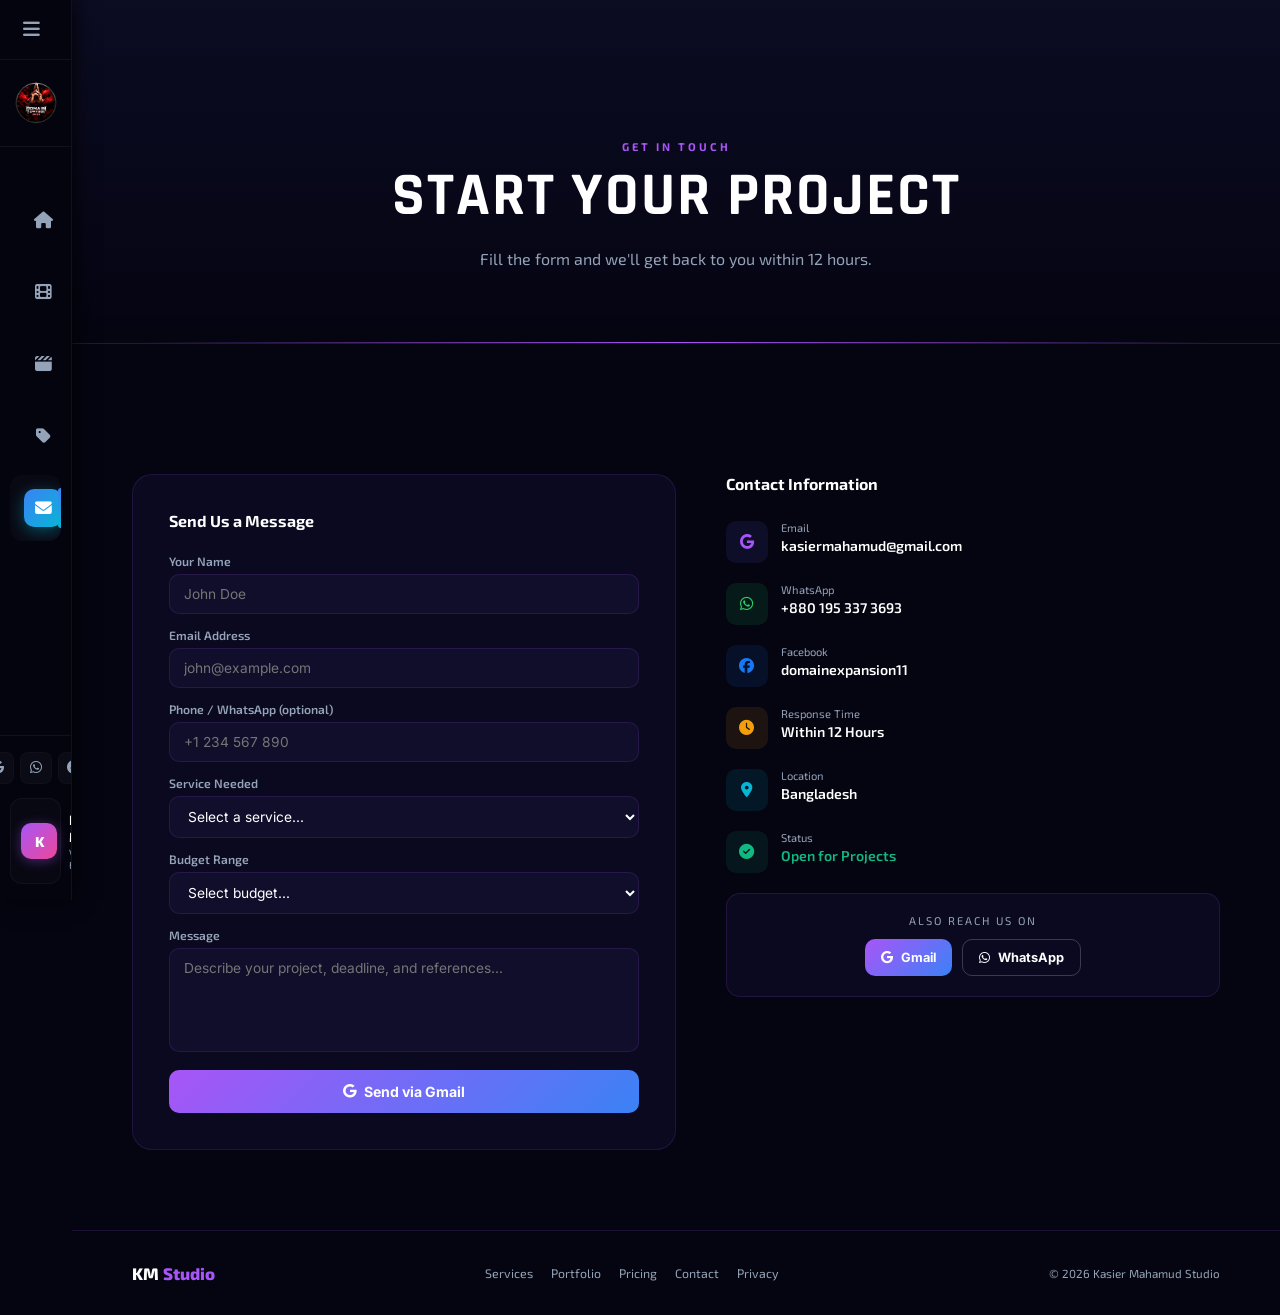
<file: contact.html>
<!DOCTYPE html>
<html lang="en">
<head>
<meta charset="UTF-8"><meta name="viewport" content="width=device-width,initial-scale=1.0">
<title>KM Studio | Contact</title>
<link rel="stylesheet" href="https://cdnjs.cloudflare.com/ajax/libs/font-awesome/6.5.0/css/all.min.css">
<link rel="stylesheet" href="style.css">
<style>
.contact-wrap{display:grid;grid-template-columns:1.1fr 1fr;gap:50px;margin-top:50px}
.cf{background:var(--s1);border:1px solid var(--border);border-radius:20px;padding:36px}
@media(max-width:860px){.contact-wrap{grid-template-columns:1fr}}
</style>
</head>
<body>
<div class="page-header">
  <div class="page-header-line"></div>
  <div class="tag">Get In Touch</div>
  <h1 class="ttl">Start Your Project</h1>
  <p class="sub" style="margin:0 auto">Fill the form and we'll get back to you within 12 hours.</p>
</div>

<div class="section">
  <div class="ctr">
    <div class="contact-wrap">
      <div class="cf reveal">
        <div style="font-size:1rem;font-weight:700;margin-bottom:24px;color:var(--text)">Send Us a Message</div>
        <div class="fg"><label>Your Name</label><input type="text" id="fn" placeholder="John Doe"></div>
        <div class="fg"><label>Email Address</label><input type="email" id="fe" placeholder="john@example.com"></div>
        <div class="fg"><label>Phone / WhatsApp (optional)</label><input type="text" id="fp" placeholder="+1 234 567 890"></div>
        <div class="fg"><label>Service Needed</label>
          <select id="fs">
            <option value="">Select a service...</option>
            <option>Video Editing</option><option>Color Grading</option>
            <option>Motion Graphics</option><option>YouTube Production</option>
            <option>Reels &amp; Shorts</option><option>Sound Design</option>
            <option>Thumbnail Design</option><option>Custom Package</option>
          </select>
        </div>
        <div class="fg"><label>Budget Range</label>
          <select id="fb">
            <option value="">Select budget...</option>
            <option>Under $50</option><option>$50 - $150</option>
            <option>$150 - $300</option><option>$300+</option>
            <option>Let's discuss</option>
          </select>
        </div>
        <div class="fg"><label>Message</label><textarea id="fm" rows="5" placeholder="Describe your project, deadline, and references..."></textarea></div>
        <button class="btn btn-p" style="width:100%;justify-content:center;margin-top:4px" onclick="sendMsg()"><i class="fa-brands fa-google"></i> Send via Gmail</button>
      </div>
      <div class="reveal">
        <div style="font-size:1rem;font-weight:700;margin-bottom:28px">Contact Information</div>
        <div class="ci"><div class="cic"><i class="fa-brands fa-google"></i></div><div><div class="cil">Email</div><div class="civ"><a href="https://mail.google.com/mail/?view=cm&to=kasiermahamud@gmail.com" target="_blank">kasiermahamud@gmail.com</a></div></div></div>
        <div class="ci"><div class="cic" style="background:rgba(37,211,102,.1);color:#25d366"><i class="fa-brands fa-whatsapp"></i></div><div><div class="cil">WhatsApp</div><div class="civ"><a href="https://wa.me/8801953373693" target="_blank">+880 195 337 3693</a></div></div></div>
        <div class="ci"><div class="cic" style="background:rgba(24,119,242,.1);color:#1877f2"><i class="fa-brands fa-facebook"></i></div><div><div class="cil">Facebook</div><div class="civ"><a href="https://facebook.com/domainexpansion11" target="_blank">domainexpansion11</a></div></div></div>
        <div class="ci"><div class="cic" style="background:rgba(245,158,11,.1);color:var(--gold)"><i class="fa-solid fa-clock"></i></div><div><div class="cil">Response Time</div><div class="civ">Within 12 Hours</div></div></div>
        <div class="ci"><div class="cic" style="background:rgba(6,182,212,.1);color:var(--cyan)"><i class="fa-solid fa-location-dot"></i></div><div><div class="cil">Location</div><div class="civ">Bangladesh</div></div></div>
        <div class="ci"><div class="cic" style="background:rgba(16,185,129,.1);color:#10b981"><i class="fa-solid fa-circle-check"></i></div><div><div class="cil">Status</div><div class="civ" style="color:#10b981">Open for Projects</div></div></div>
        <div style="background:var(--s1);border:1px solid var(--border);border-radius:14px;padding:20px;margin-top:8px;text-align:center">
          <div style="font-size:.7rem;color:var(--muted);text-transform:uppercase;letter-spacing:2px;margin-bottom:12px">Also Reach Us On</div>
          <div style="display:flex;gap:10px;justify-content:center">
            <a href="https://mail.google.com/mail/?view=cm&to=kasiermahamud@gmail.com" target="_blank" class="btn btn-p" style="padding:10px 16px;font-size:.8rem"><i class="fa-brands fa-google"></i> Gmail</a>
            <a href="https://wa.me/8801953373693" target="_blank" class="btn btn-o" style="padding:10px 16px;font-size:.8rem"><i class="fa-brands fa-whatsapp"></i> WhatsApp</a>
          </div>
        </div>
      </div>
    </div>
  </div>
</div>

<footer>
  <a class="footer-logo" href="index.html">KM <span>Studio</span></a>
  <div class="footer-links"><a href="services.html">Services</a><a href="portfolio.html">Portfolio</a><a href="pricing.html">Pricing</a><a href="contact.html">Contact</a><a href="privacy-policy.html">Privacy</a></div>
  <div class="footer-copy">&copy; 2026 Kasier Mahamud Studio</div>
</footer>
<script src="app.js"></script>
<script>injectSidebar('contact');initReveal();</script>
</body></html>
</file>
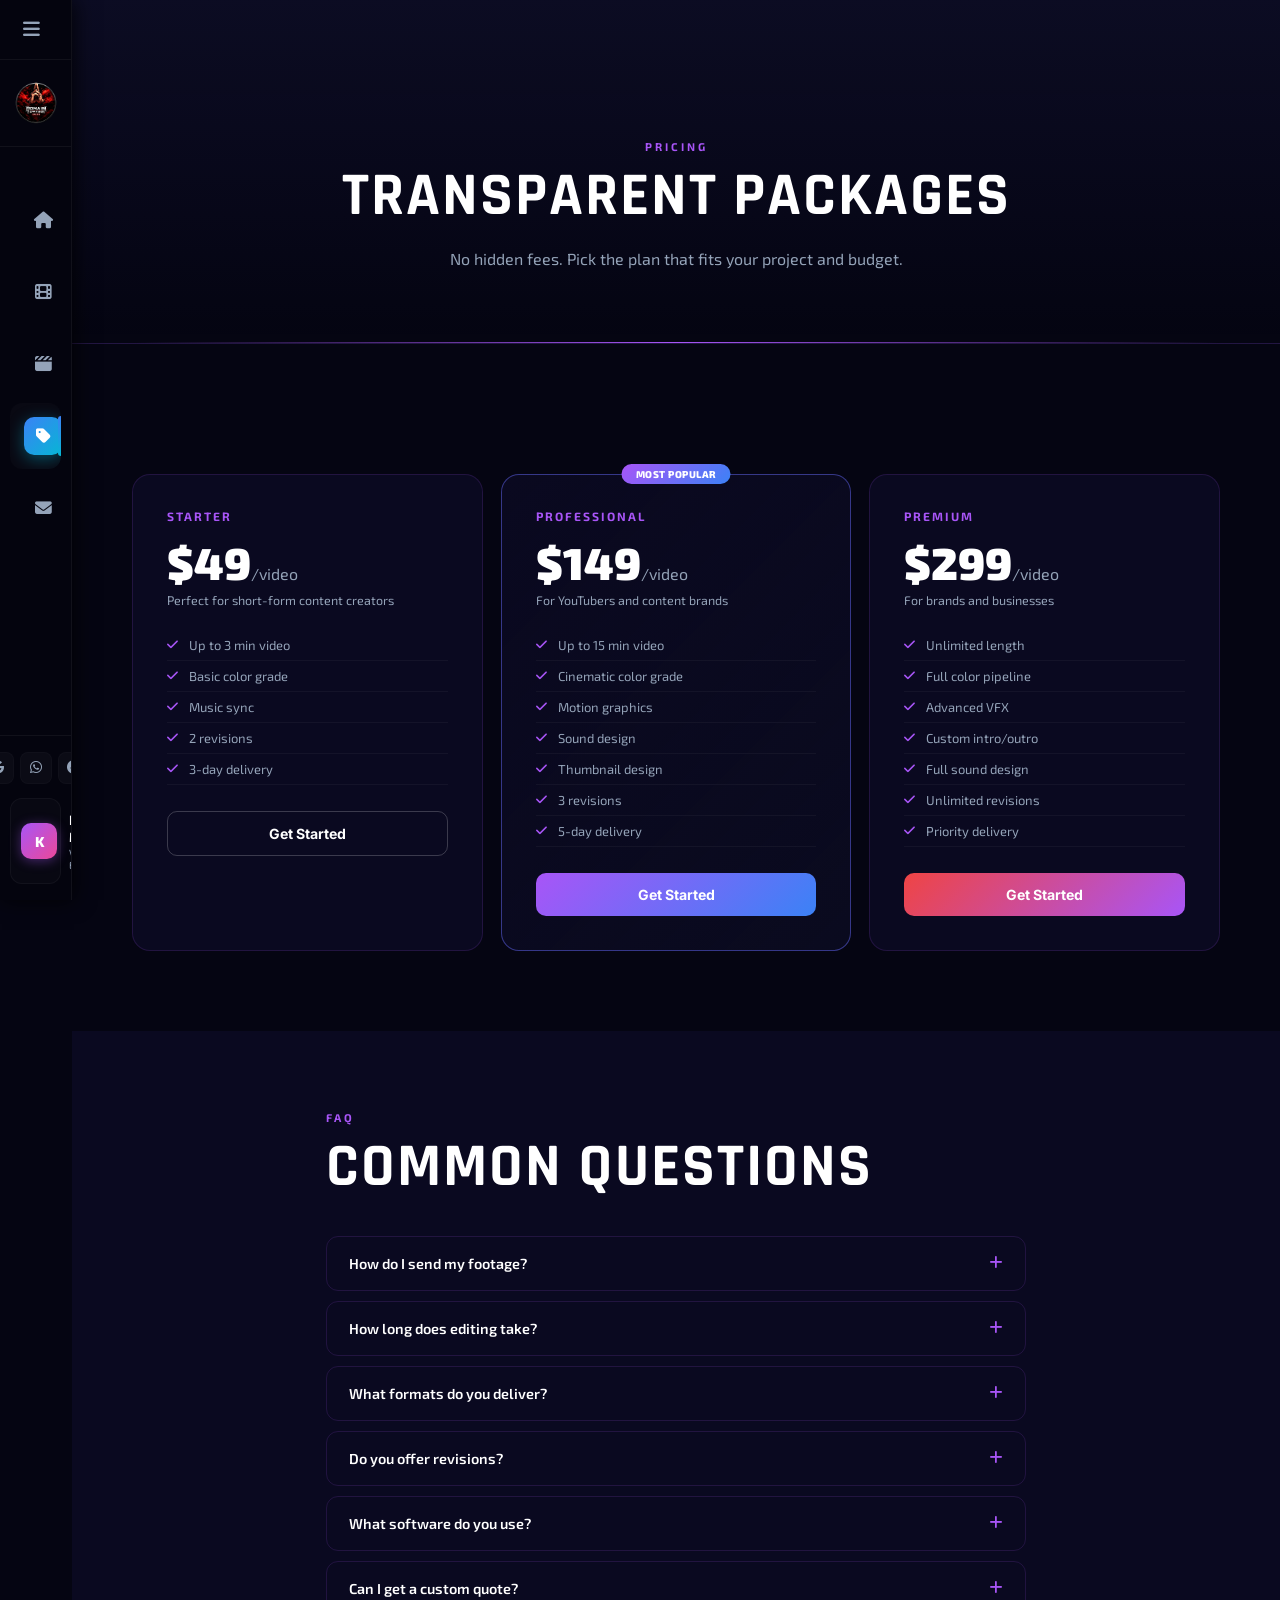
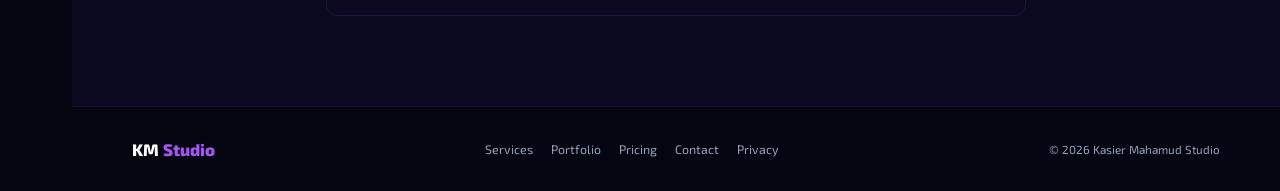
<file: pricing.html>
<!DOCTYPE html>
<html lang="en">
<head>
<meta charset="UTF-8"><meta name="viewport" content="width=device-width,initial-scale=1.0">
<title>KM Studio | Pricing</title>
<link rel="stylesheet" href="https://cdnjs.cloudflare.com/ajax/libs/font-awesome/6.5.0/css/all.min.css">
<link rel="stylesheet" href="style.css">
</head>
<body>
<div class="page-header">
  <div class="page-header-line"></div>
  <div class="tag">Pricing</div>
  <h1 class="ttl">Transparent Packages</h1>
  <p class="sub" style="margin:0 auto">No hidden fees. Pick the plan that fits your project and budget.</p>
</div>

<div class="section">
  <div class="ctr">
    <div class="price-grid">
      <div class="pc reveal">
        <div class="pc-name">Starter</div>
        <div class="pc-price">$49<span>/video</span></div>
        <div class="pc-desc">Perfect for short-form content creators</div>
        <ul class="pc-list">
          <li><i class="fa-solid fa-check"></i>Up to 3 min video</li>
          <li><i class="fa-solid fa-check"></i>Basic color grade</li>
          <li><i class="fa-solid fa-check"></i>Music sync</li>
          <li><i class="fa-solid fa-check"></i>2 revisions</li>
          <li><i class="fa-solid fa-check"></i>3-day delivery</li>
        </ul>
        <a href="https://mail.google.com/mail/?view=cm&to=kasiermahamud@gmail.com&su=Starter%20Package" target="_blank" class="btn btn-o" style="width:100%;justify-content:center">Get Started</a>
      </div>
      <div class="pc featured reveal">
        <div class="pc-badge">Most Popular</div>
        <div class="pc-name">Professional</div>
        <div class="pc-price">$149<span>/video</span></div>
        <div class="pc-desc">For YouTubers and content brands</div>
        <ul class="pc-list">
          <li><i class="fa-solid fa-check"></i>Up to 15 min video</li>
          <li><i class="fa-solid fa-check"></i>Cinematic color grade</li>
          <li><i class="fa-solid fa-check"></i>Motion graphics</li>
          <li><i class="fa-solid fa-check"></i>Sound design</li>
          <li><i class="fa-solid fa-check"></i>Thumbnail design</li>
          <li><i class="fa-solid fa-check"></i>3 revisions</li>
          <li><i class="fa-solid fa-check"></i>5-day delivery</li>
        </ul>
        <a href="https://mail.google.com/mail/?view=cm&to=kasiermahamud@gmail.com&su=Professional%20Package" target="_blank" class="btn btn-p" style="width:100%;justify-content:center">Get Started</a>
      </div>
      <div class="pc reveal">
        <div class="pc-name">Premium</div>
        <div class="pc-price">$299<span>/video</span></div>
        <div class="pc-desc">For brands and businesses</div>
        <ul class="pc-list">
          <li><i class="fa-solid fa-check"></i>Unlimited length</li>
          <li><i class="fa-solid fa-check"></i>Full color pipeline</li>
          <li><i class="fa-solid fa-check"></i>Advanced VFX</li>
          <li><i class="fa-solid fa-check"></i>Custom intro/outro</li>
          <li><i class="fa-solid fa-check"></i>Full sound design</li>
          <li><i class="fa-solid fa-check"></i>Unlimited revisions</li>
          <li><i class="fa-solid fa-check"></i>Priority delivery</li>
        </ul>
        <a href="https://mail.google.com/mail/?view=cm&to=kasiermahamud@gmail.com&su=Premium%20Package" target="_blank" class="btn btn-gold" style="width:100%;justify-content:center">Get Started</a>
      </div>
    </div>
  </div>
</div>

<div class="section section-dark">
  <div class="ctr" style="max-width:700px">
    <div class="tag">FAQ</div>
    <h2 class="ttl">Common Questions</h2>
    <div style="margin-top:36px">
      <div class="faq-item reveal"><div class="faq-q" onclick="toggleFaq(this)">How do I send my footage?<i class="fa-solid fa-plus faq-ic"></i></div><div class="faq-a"><p>Share via Google Drive, WeTransfer or any cloud link — just include it in your project brief.</p></div></div>
      <div class="faq-item reveal"><div class="faq-q" onclick="toggleFaq(this)">How long does editing take?<i class="fa-solid fa-plus faq-ic"></i></div><div class="faq-a"><p>Typically 3–7 business days depending on complexity. Rush delivery available on request.</p></div></div>
      <div class="faq-item reveal"><div class="faq-q" onclick="toggleFaq(this)">What formats do you deliver?<i class="fa-solid fa-plus faq-ic"></i></div><div class="faq-a"><p>MP4 (H.264/H.265), MOV, or any format you need. Platform-optimized exports available.</p></div></div>
      <div class="faq-item reveal"><div class="faq-q" onclick="toggleFaq(this)">Do you offer revisions?<i class="fa-solid fa-plus faq-ic"></i></div><div class="faq-a"><p>Yes! All packages include revisions. We work until you're 100% satisfied.</p></div></div>
      <div class="faq-item reveal"><div class="faq-q" onclick="toggleFaq(this)">What software do you use?<i class="fa-solid fa-plus faq-ic"></i></div><div class="faq-a"><p>Adobe Premiere Pro, After Effects, DaVinci Resolve and Audition — industry-standard tools.</p></div></div>
      <div class="faq-item reveal"><div class="faq-q" onclick="toggleFaq(this)">Can I get a custom quote?<i class="fa-solid fa-plus faq-ic"></i></div><div class="faq-a"><p>Absolutely! Contact us with your project details and we'll create a custom package for you.</p></div></div>
    </div>
  </div>
</div>

<footer>
  <a class="footer-logo" href="index.html">KM <span>Studio</span></a>
  <div class="footer-links"><a href="services.html">Services</a><a href="portfolio.html">Portfolio</a><a href="pricing.html">Pricing</a><a href="contact.html">Contact</a><a href="privacy-policy.html">Privacy</a></div>
  <div class="footer-copy">&copy; 2026 Kasier Mahamud Studio</div>
</footer>
<script src="app.js"></script>
<script>injectSidebar('pricing');initReveal();</script>
</body></html>
</file>
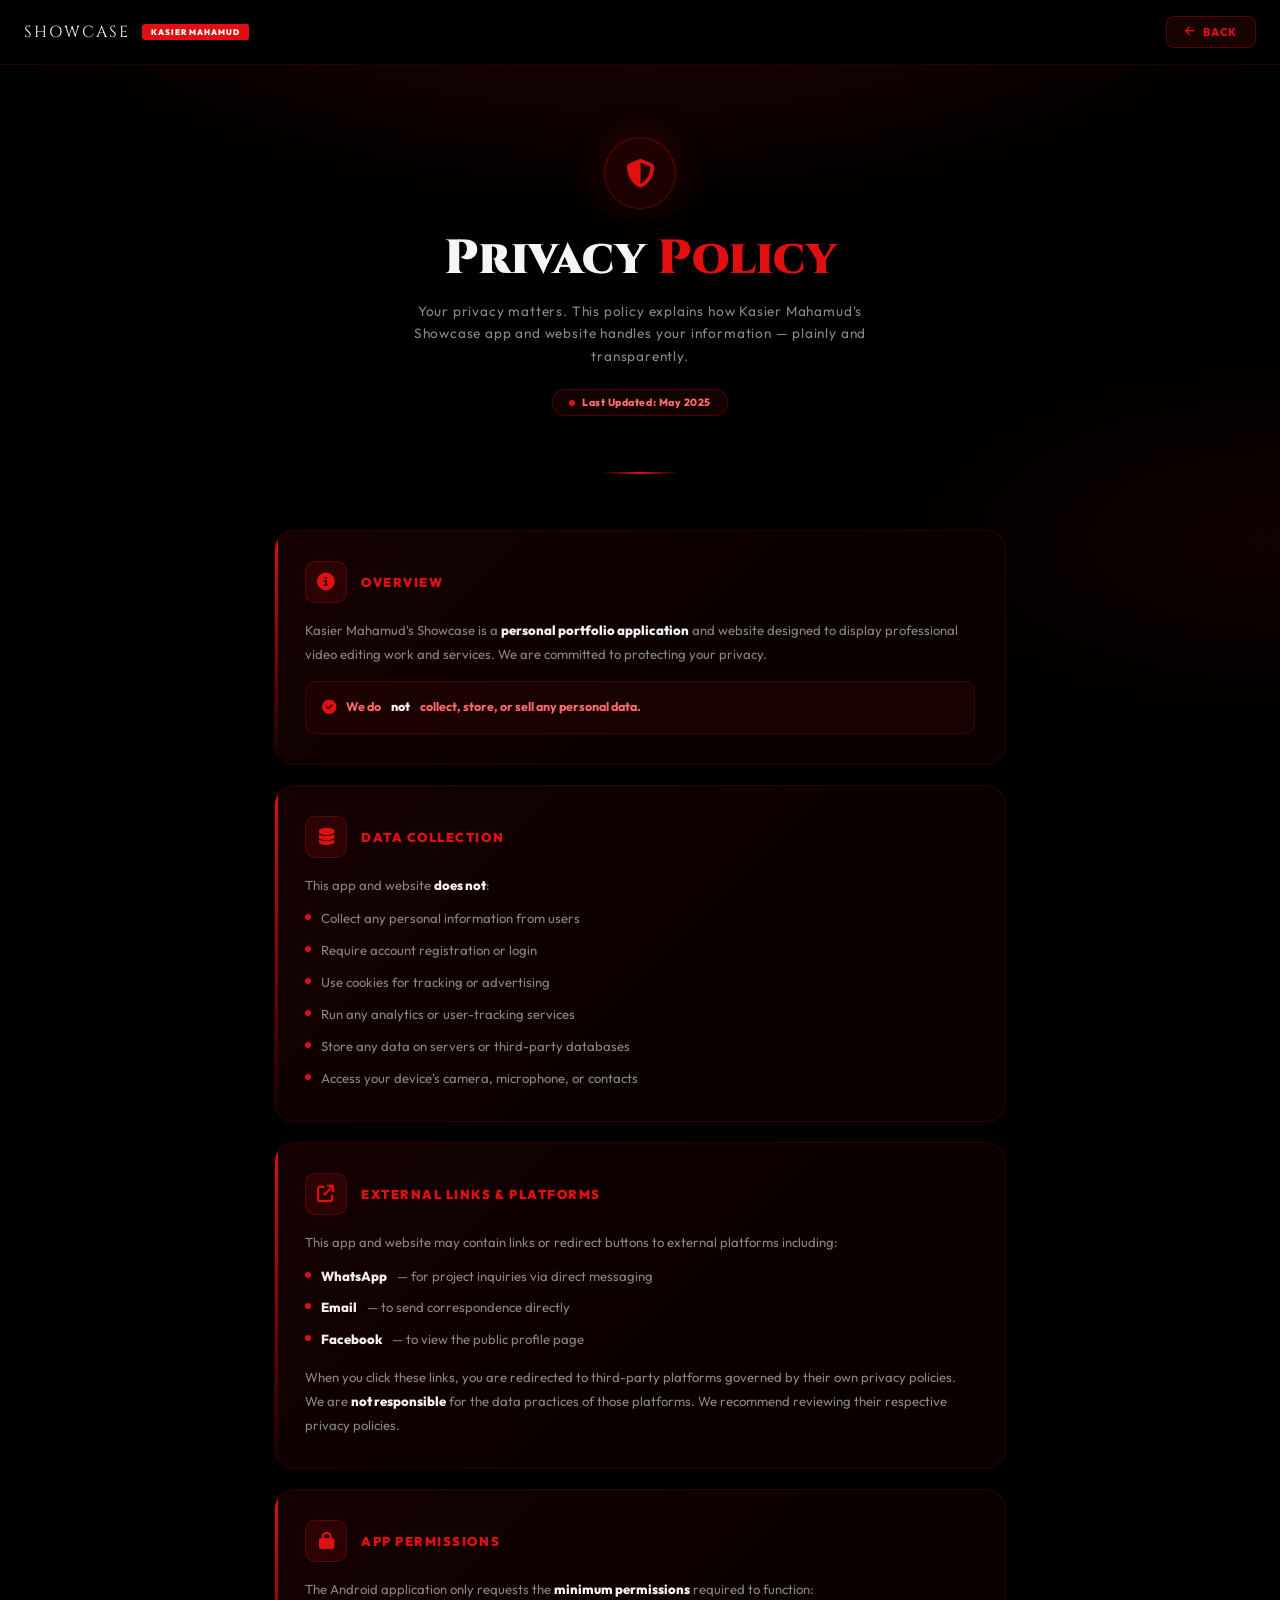
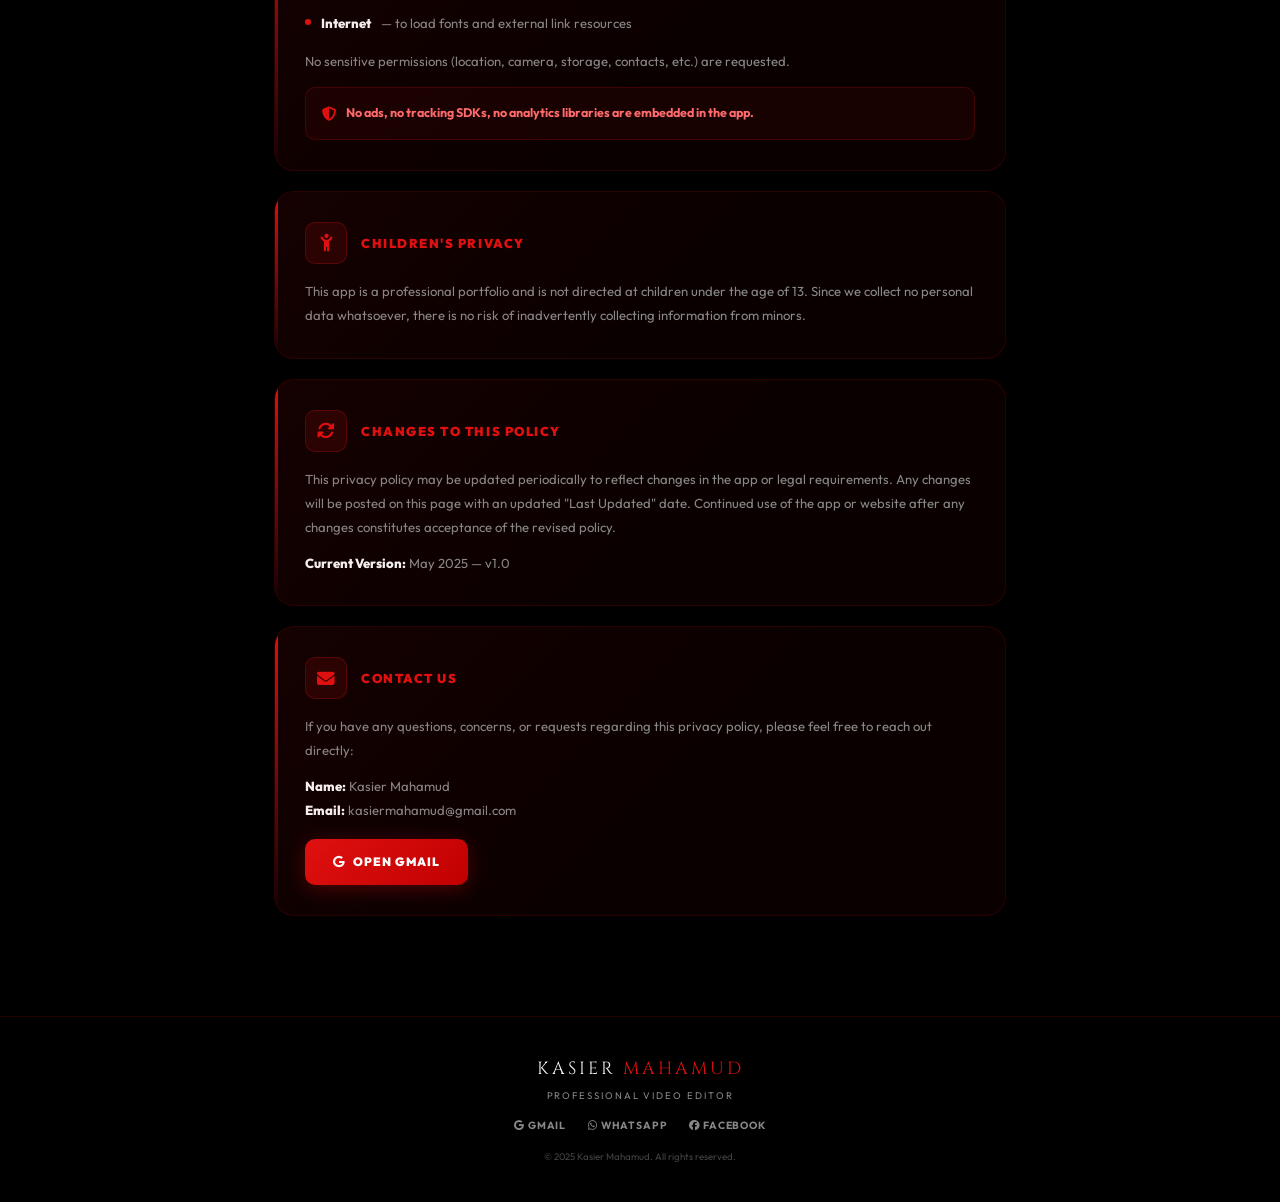
<file: privacy-policy.html>
<!DOCTYPE html>
<html lang="en">
<head>
  <meta charset="UTF-8">
  <meta name="viewport" content="width=device-width, initial-scale=1.0">
  <title>Privacy Policy — Kasier Mahamud Showcase</title>
  <meta name="description" content="Privacy Policy for the Kasier Mahamud Showcase app and website. Learn how we handle your data.">
  <link href="https://fonts.googleapis.com/css2?family=Cinzel:wght@700;900&family=Outfit:wght@300;400;600;800;900&display=swap" rel="stylesheet">
  <link rel="stylesheet" href="https://cdnjs.cloudflare.com/ajax/libs/font-awesome/6.5.0/css/all.min.css">
  <style>
    /* ── VARIABLES ── */
    :root {
      --bg:    #000000;
      --s1:    #0a0000;
      --s2:    #110000;
      --rd:    #e01010;
      --rd2:   #c00000;
      --pr:    #ff2020;
      --gl:    #ff6b6b;
      --gr:    #ff4444;
      --tx:    #f5f5f5;
      --mt:    #888888;
      --dm:    #3a0000;
      --glass: rgba(10,0,0,0.94);
      --glow:  0 0 30px rgba(224,16,16,.4);
      --card-border: rgba(224,16,16,0.15);
    }

    *, *::before, *::after {
      margin: 0; padding: 0; box-sizing: border-box;
    }

    html { scroll-behavior: smooth; }

    body {
      background: var(--bg);
      color: var(--tx);
      font-family: 'Outfit', sans-serif;
      min-height: 100vh;
      overflow-x: hidden;
    }

    ::-webkit-scrollbar { width: 4px; }
    ::-webkit-scrollbar-track { background: #0a0000; }
    ::-webkit-scrollbar-thumb { background: var(--rd2); border-radius: 4px; }

    /* ── AMBIENT BG ── */
    .ambient {
      position: fixed;
      inset: 0;
      z-index: -1;
      background:
        radial-gradient(ellipse 80% 50% at 50% -10%, rgba(224,16,16,0.18) 0%, transparent 70%),
        radial-gradient(ellipse 60% 40% at 100% 60%, rgba(224,16,16,0.07) 0%, transparent 60%),
        #000;
    }

    /* ── PARTICLE DOTS ── */
    .particles {
      position: fixed;
      inset: 0;
      z-index: -1;
      overflow: hidden;
      pointer-events: none;
    }
    .dot {
      position: absolute;
      width: 2px;
      height: 2px;
      background: var(--rd);
      border-radius: 50%;
      opacity: 0;
      animation: floatDot var(--dur, 8s) var(--delay, 0s) infinite ease-in-out;
    }
    @keyframes floatDot {
      0%   { opacity: 0; transform: translateY(100vh) scale(0); }
      20%  { opacity: 0.6; }
      80%  { opacity: 0.3; }
      100% { opacity: 0; transform: translateY(-20px) scale(1.5); }
    }

    /* ── NAVBAR ── */
    nav {
      position: sticky;
      top: 0;
      z-index: 100;
      background: rgba(0,0,0,0.92);
      backdrop-filter: blur(24px);
      border-bottom: 1px solid var(--card-border);
      padding: 16px 24px;
      display: flex;
      align-items: center;
      justify-content: space-between;
      animation: slideDown 0.6s ease forwards;
    }
    @keyframes slideDown {
      from { transform: translateY(-100%); opacity: 0; }
      to   { transform: translateY(0);    opacity: 1; }
    }
    .nav-logo {
      display: flex; align-items: center; gap: 12px;
      text-decoration: none;
    }
    .nav-logo-text {
      font-family: 'Cinzel', serif;
      font-size: 1rem;
      letter-spacing: 2px;
      color: var(--tx);
    }
    .creator-tag {
      font-size: 0.5rem;
      background: var(--rd);
      color: #fff;
      padding: 3px 9px;
      border-radius: 3px;
      font-weight: 900;
      letter-spacing: 1px;
      text-transform: uppercase;
    }
    .nav-back {
      display: inline-flex; align-items: center; gap: 8px;
      background: rgba(224,16,16,0.1);
      border: 1px solid rgba(224,16,16,0.3);
      color: var(--rd);
      padding: 8px 18px;
      border-radius: 8px;
      font-size: 0.7rem;
      font-weight: 800;
      letter-spacing: 0.06em;
      text-transform: uppercase;
      cursor: pointer;
      text-decoration: none;
      transition: background 0.25s, box-shadow 0.25s;
    }
    .nav-back:hover {
      background: rgba(224,16,16,0.22);
      box-shadow: 0 0 18px rgba(224,16,16,0.25);
    }

    /* ── HERO ── */
    .hero {
      text-align: center;
      padding: 72px 24px 56px;
      animation: fadeUp 0.7s 0.2s ease both;
    }
    @keyframes fadeUp {
      from { opacity: 0; transform: translateY(28px); }
      to   { opacity: 1; transform: translateY(0); }
    }
    .hero-icon {
      display: inline-flex;
      align-items: center;
      justify-content: center;
      width: 72px; height: 72px;
      background: rgba(224,16,16,0.1);
      border: 1px solid rgba(224,16,16,0.35);
      border-radius: 50%;
      font-size: 1.8rem;
      margin-bottom: 24px;
      box-shadow: 0 0 40px rgba(224,16,16,0.2);
      animation: pulse 2.5s infinite;
    }
    @keyframes pulse {
      0%,100% { box-shadow: 0 0 30px rgba(224,16,16,0.2); }
      50%      { box-shadow: 0 0 55px rgba(224,16,16,0.45); }
    }
    .hero h1 {
      font-family: 'Cinzel', serif;
      font-size: clamp(1.8rem, 5vw, 3rem);
      font-weight: 900;
      line-height: 1.1;
      margin-bottom: 14px;
    }
    .hero h1 span { color: var(--rd); }
    .hero-sub {
      font-size: 0.85rem;
      color: var(--mt);
      letter-spacing: 0.06em;
      max-width: 480px;
      margin: 0 auto 22px;
      line-height: 1.65;
    }
    .updated-badge {
      display: inline-flex;
      align-items: center;
      gap: 7px;
      background: rgba(224,16,16,0.08);
      border: 1px solid rgba(224,16,16,0.25);
      border-radius: 30px;
      padding: 6px 16px;
      font-size: 0.65rem;
      font-weight: 800;
      color: var(--gl);
      letter-spacing: 0.05em;
    }
    .updated-dot {
      width: 6px; height: 6px;
      background: var(--rd);
      border-radius: 50%;
      animation: blink 1.5s infinite;
    }
    @keyframes blink { 0%,100%{opacity:1} 50%{opacity:0.2} }

    /* ── DIVIDER ── */
    .divider {
      width: 80px; height: 2px;
      background: linear-gradient(90deg, transparent, var(--rd), transparent);
      margin: 0 auto 56px;
      animation: fadeUp 0.7s 0.35s ease both;
    }

    /* ── MAIN CONTENT ── */
    main {
      max-width: 780px;
      margin: 0 auto;
      padding: 0 24px 80px;
    }

    /* ── SECTION CARDS ── */
    .section-card {
      background: var(--s1);
      border: 1px solid var(--card-border);
      border-radius: 20px;
      padding: 30px;
      margin-bottom: 20px;
      position: relative;
      overflow: hidden;
      transition: transform 0.25s, box-shadow 0.25s;
      animation: fadeUp 0.6s ease both;
    }
    .section-card:hover {
      transform: translateY(-3px);
      box-shadow: 0 8px 40px rgba(224,16,16,0.12);
    }
    .section-card::before {
      content: '';
      position: absolute;
      inset: 0;
      background: linear-gradient(135deg, rgba(224,16,16,0.05) 0%, transparent 60%);
      pointer-events: none;
    }
    .section-card::after {
      content: '';
      position: absolute;
      top: 0; left: 0;
      width: 3px; height: 100%;
      background: linear-gradient(to bottom, var(--rd), transparent);
      border-radius: 20px 0 0 20px;
    }

    /* staggered animation delays */
    .section-card:nth-child(1) { animation-delay: 0.1s; }
    .section-card:nth-child(2) { animation-delay: 0.18s; }
    .section-card:nth-child(3) { animation-delay: 0.26s; }
    .section-card:nth-child(4) { animation-delay: 0.34s; }
    .section-card:nth-child(5) { animation-delay: 0.42s; }
    .section-card:nth-child(6) { animation-delay: 0.50s; }
    .section-card:nth-child(7) { animation-delay: 0.58s; }

    .card-header {
      display: flex;
      align-items: center;
      gap: 14px;
      margin-bottom: 16px;
    }
    .card-icon {
      width: 42px; height: 42px;
      display: flex; align-items: center; justify-content: center;
      background: rgba(224,16,16,0.12);
      border: 1px solid rgba(224,16,16,0.25);
      border-radius: 10px;
      font-size: 1.1rem;
      flex-shrink: 0;
    }
    .card-title {
      font-size: 0.8rem;
      font-weight: 900;
      color: var(--rd);
      text-transform: uppercase;
      letter-spacing: 0.12em;
    }
    .card-body {
      font-size: 0.82rem;
      color: var(--mt);
      line-height: 1.82;
    }
    .card-body strong {
      color: var(--tx);
      font-weight: 800;
    }
    .card-body ul {
      list-style: none;
      margin-top: 10px;
      display: flex;
      flex-direction: column;
      gap: 8px;
    }
    .card-body ul li {
      display: flex;
      align-items: flex-start;
      gap: 10px;
    }
    .card-body ul li::before {
      content: '';
      width: 6px; height: 6px;
      background: var(--rd);
      border-radius: 50%;
      margin-top: 7px;
      flex-shrink: 0;
    }
    .highlight-box {
      background: rgba(224,16,16,0.06);
      border: 1px solid rgba(224,16,16,0.2);
      border-radius: 10px;
      padding: 14px 16px;
      margin-top: 14px;
      font-size: 0.78rem;
      color: var(--gl);
      font-weight: 700;
      display: flex;
      align-items: center;
      gap: 10px;
    }
    .highlight-box i { color: var(--rd); font-size: 0.9rem; }

    /* ── CONTACT CARD ── */
    .contact-link {
      display: inline-flex;
      align-items: center;
      gap: 8px;
      background: linear-gradient(135deg, var(--rd), #c00000);
      color: #fff;
      padding: 12px 28px;
      border-radius: 10px;
      font-size: 0.75rem;
      font-weight: 900;
      letter-spacing: 0.08em;
      text-transform: uppercase;
      text-decoration: none;
      margin-top: 16px;
      transition: transform 0.2s, box-shadow 0.2s;
      box-shadow: 0 4px 20px rgba(224,16,16,0.3);
    }
    .contact-link:hover {
      transform: translateY(-2px);
      box-shadow: 0 8px 30px rgba(224,16,16,0.45);
    }

    /* ── FOOTER ── */
    footer {
      text-align: center;
      padding: 40px 24px;
      border-top: 1px solid var(--card-border);
    }
    .footer-logo {
      font-family: 'Cinzel', serif;
      font-size: 1.1rem;
      letter-spacing: 3px;
      color: var(--tx);
      margin-bottom: 8px;
    }
    .footer-logo span { color: var(--rd); }
    .footer-sub {
      font-size: 0.6rem;
      color: var(--mt);
      letter-spacing: 0.2em;
      text-transform: uppercase;
      margin-bottom: 18px;
    }
    .footer-links {
      display: flex;
      justify-content: center;
      gap: 22px;
      flex-wrap: wrap;
    }
    .footer-links a {
      color: var(--mt);
      text-decoration: none;
      font-size: 0.65rem;
      font-weight: 700;
      letter-spacing: 0.08em;
      text-transform: uppercase;
      transition: color 0.2s;
    }
    .footer-links a:hover { color: var(--rd); }
    .footer-copy {
      margin-top: 18px;
      font-size: 0.6rem;
      color: #444;
    }

    /* ── RESPONSIVE ── */
    @media (max-width: 600px) {
      .hero { padding: 48px 20px 40px; }
      main { padding: 0 16px 60px; }
      .section-card { padding: 22px 18px; }
      .hero h1 { font-size: 1.8rem; }
    }
  </style>
</head>
<body>

  <!-- Ambient Background -->
  <div class="ambient"></div>

  <!-- Floating Particles -->
  <div class="particles" id="particles"></div>

  <!-- Navbar -->
  <nav>
    <a href="#" class="nav-logo">
      <span class="nav-logo-text">SHOWCASE</span>
      <span class="creator-tag">Kasier Mahamud</span>
    </a>
    <a href="javascript:history.back()" class="nav-back">
      <i class="fa-solid fa-arrow-left"></i> Back
    </a>
  </nav>

  <!-- Hero Section -->
  <section class="hero">
    <div class="hero-icon">
      <i class="fa-solid fa-shield-halved" style="color: var(--rd);"></i>
    </div>
    <h1>Privacy <span>Policy</span></h1>
    <p class="hero-sub">
      Your privacy matters. This policy explains how Kasier Mahamud's Showcase app and
      website handles your information — plainly and transparently.
    </p>
    <div class="updated-badge">
      <div class="updated-dot"></div>
      Last Updated: May 2025
    </div>
  </section>

  <div class="divider"></div>

  <!-- Main Content -->
  <main>

    <!-- 1. Overview -->
    <div class="section-card">
      <div class="card-header">
        <div class="card-icon"><i class="fa-solid fa-circle-info" style="color:var(--rd)"></i></div>
        <div class="card-title">Overview</div>
      </div>
      <div class="card-body">
        <p>
          Kasier Mahamud's Showcase is a <strong>personal portfolio application</strong> and website
          designed to display professional video editing work and services.
          We are committed to protecting your privacy.
        </p>
        <div class="highlight-box">
          <i class="fa-solid fa-check-circle"></i>
          We do <strong>not</strong> collect, store, or sell any personal data.
        </div>
      </div>
    </div>

    <!-- 2. Data Collection -->
    <div class="section-card">
      <div class="card-header">
        <div class="card-icon"><i class="fa-solid fa-database" style="color:var(--rd)"></i></div>
        <div class="card-title">Data Collection</div>
      </div>
      <div class="card-body">
        <p>This app and website <strong>does not</strong>:</p>
        <ul>
          <li>Collect any personal information from users</li>
          <li>Require account registration or login</li>
          <li>Use cookies for tracking or advertising</li>
          <li>Run any analytics or user-tracking services</li>
          <li>Store any data on servers or third-party databases</li>
          <li>Access your device's camera, microphone, or contacts</li>
        </ul>
      </div>
    </div>

    <!-- 3. External Links -->
    <div class="section-card">
      <div class="card-header">
        <div class="card-icon"><i class="fa-solid fa-arrow-up-right-from-square" style="color:var(--rd)"></i></div>
        <div class="card-title">External Links & Platforms</div>
      </div>
      <div class="card-body">
        <p>
          This app and website may contain links or redirect buttons to external platforms including:
        </p>
        <ul>
          <li><strong>WhatsApp</strong> — for project inquiries via direct messaging</li>
          <li><strong>Email</strong> — to send correspondence directly</li>
          <li><strong>Facebook</strong> — to view the public profile page</li>
        </ul>
        <p style="margin-top: 14px;">
          When you click these links, you are redirected to third-party platforms governed by their own
          privacy policies. We are <strong>not responsible</strong> for the data practices of those platforms.
          We recommend reviewing their respective privacy policies.
        </p>
      </div>
    </div>

    <!-- 4. Permissions -->
    <div class="section-card">
      <div class="card-header">
        <div class="card-icon"><i class="fa-solid fa-lock" style="color:var(--rd)"></i></div>
        <div class="card-title">App Permissions</div>
      </div>
      <div class="card-body">
        <p>
          The Android application only requests the <strong>minimum permissions</strong> required to function:
        </p>
        <ul>
          <li><strong>Internet</strong> — to load fonts and external link resources</li>
        </ul>
        <p style="margin-top: 14px;">
          No sensitive permissions (location, camera, storage, contacts, etc.) are requested.
        </p>
        <div class="highlight-box">
          <i class="fa-solid fa-shield-halved"></i>
          No ads, no tracking SDKs, no analytics libraries are embedded in the app.
        </div>
      </div>
    </div>

    <!-- 5. Children's Privacy -->
    <div class="section-card">
      <div class="card-header">
        <div class="card-icon"><i class="fa-solid fa-child-reaching" style="color:var(--rd)"></i></div>
        <div class="card-title">Children's Privacy</div>
      </div>
      <div class="card-body">
        <p>
          This app is a professional portfolio and is not directed at children under the age of 13.
          Since we collect no personal data whatsoever, there is no risk of inadvertently collecting
          information from minors.
        </p>
      </div>
    </div>

    <!-- 6. Changes to This Policy -->
    <div class="section-card">
      <div class="card-header">
        <div class="card-icon"><i class="fa-solid fa-rotate" style="color:var(--rd)"></i></div>
        <div class="card-title">Changes to This Policy</div>
      </div>
      <div class="card-body">
        <p>
          This privacy policy may be updated periodically to reflect changes in the app or legal requirements.
          Any changes will be posted on this page with an updated "Last Updated" date.
          Continued use of the app or website after any changes constitutes acceptance of the revised policy.
        </p>
        <p style="margin-top: 12px;">
          <strong>Current Version:</strong> May 2025 — v1.0
        </p>
      </div>
    </div>

    <!-- 7. Contact -->
    <div class="section-card">
      <div class="card-header">
        <div class="card-icon"><i class="fa-solid fa-envelope" style="color:var(--rd)"></i></div>
        <div class="card-title">Contact Us</div>
      </div>
      <div class="card-body">
        <p>
          If you have any questions, concerns, or requests regarding this privacy policy,
          please feel free to reach out directly:
        </p>
        <p style="margin-top: 12px;">
          <strong>Name:</strong> Kasier Mahamud<br>
          <strong>Email:</strong> kasiermahamud@gmail.com
        </p>
        <a href="https://mail.google.com/mail/?view=cm&to=kasiermahamud@gmail.com&su=Inquiry%20from%20Showcase%20Privacy%20Policy" target="_blank" class="contact-link">
          <i class="fa-brands fa-google"></i> Open Gmail
        </a>
      </div>
    </div>

  </main>

  <!-- Footer -->
  <footer>
    <div class="footer-logo">KASIER <span>MAHAMUD</span></div>
    <div class="footer-sub">Professional Video Editor</div>
    <div class="footer-links">
      <a href="https://mail.google.com/mail/?view=cm&to=kasiermahamud@gmail.com" target="_blank"><i class="fa-brands fa-google"></i> Gmail</a>
      <a href="https://wa.me/8801953373693" target="_blank"><i class="fa-brands fa-whatsapp"></i> WhatsApp</a>
      <a href="https://facebook.com/domainexpansion11" target="_blank"><i class="fa-brands fa-facebook"></i> Facebook</a>
    </div>
    <p class="footer-copy">&copy; 2025 Kasier Mahamud. All rights reserved.</p>
  </footer>

  <script>
    // Generate floating particles
    const container = document.getElementById('particles');
    for (let i = 0; i < 28; i++) {
      const dot = document.createElement('div');
      dot.className = 'dot';
      dot.style.cssText = `
        left: ${Math.random() * 100}%;
        --dur: ${6 + Math.random() * 10}s;
        --delay: ${Math.random() * 10}s;
        width: ${1 + Math.random() * 2.5}px;
        height: ${1 + Math.random() * 2.5}px;
      `;
      container.appendChild(dot);
    }
  </script>

</body>
</html>
</file>
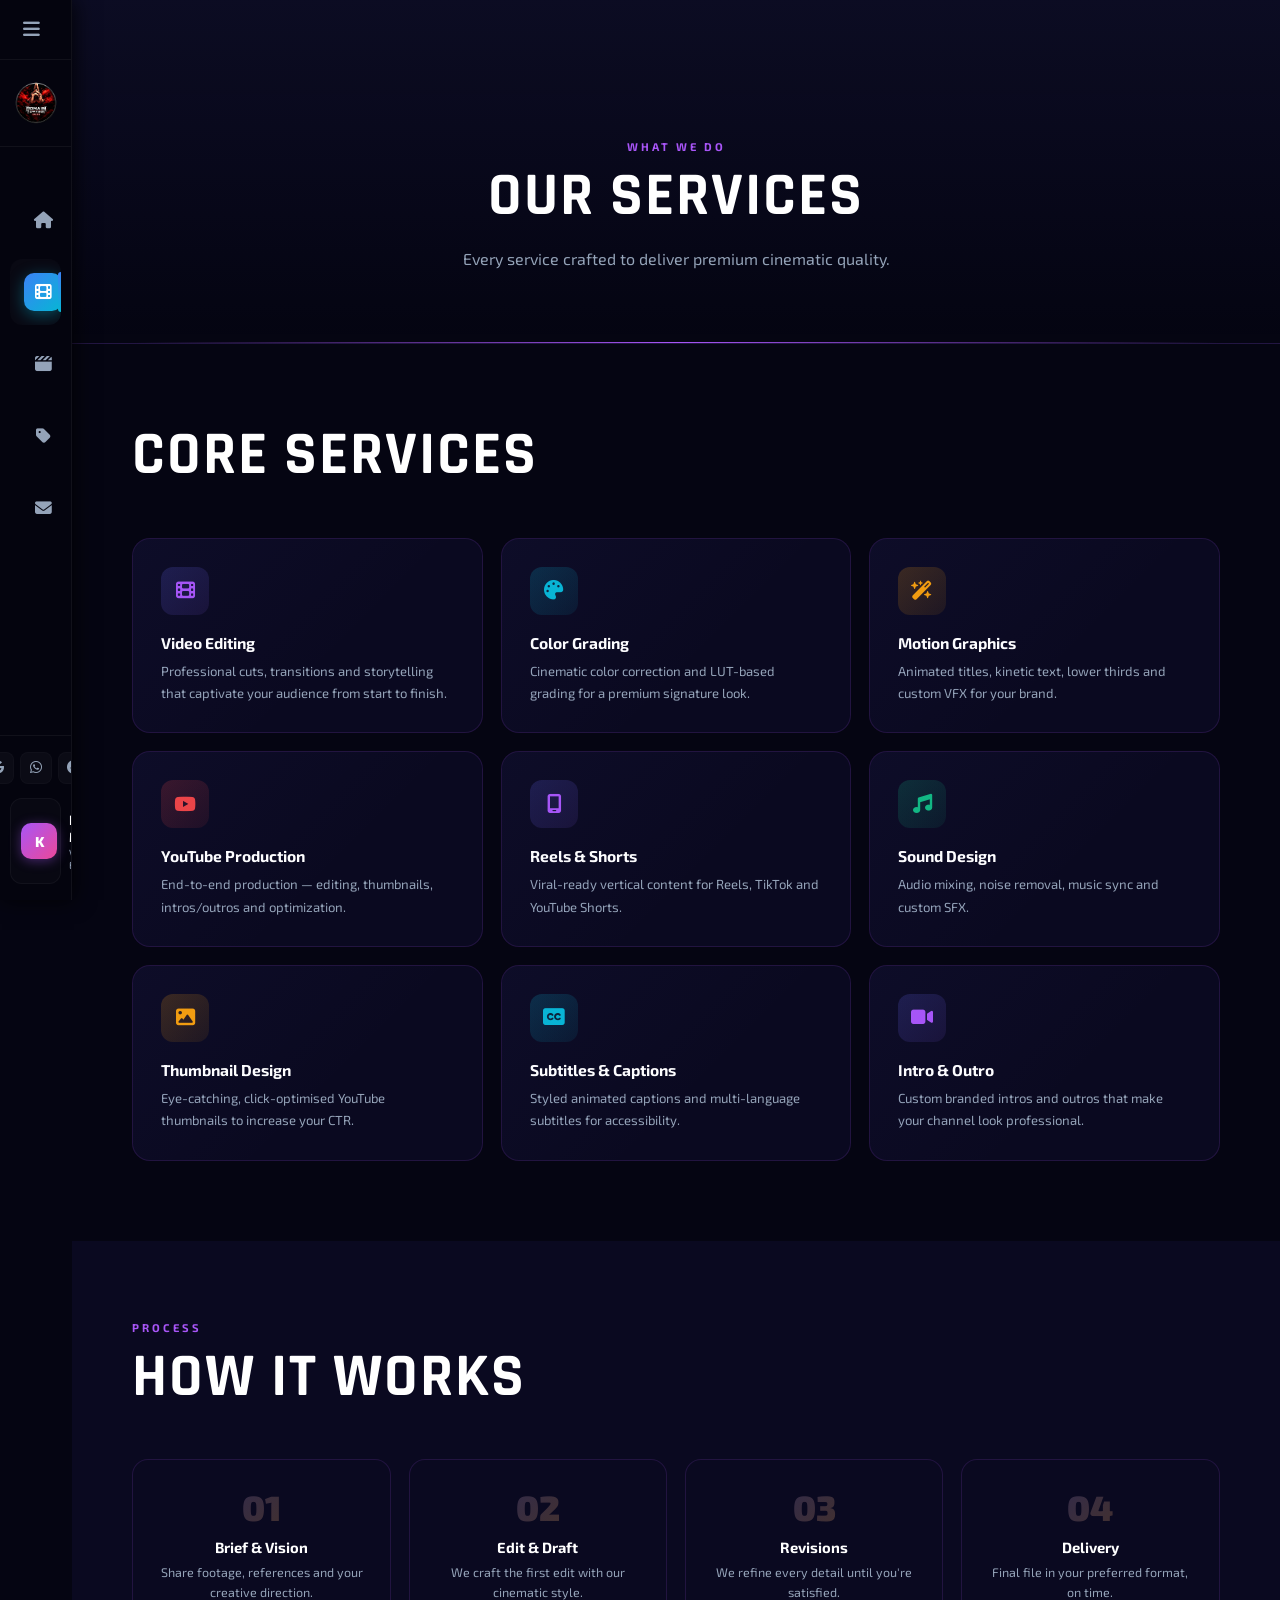
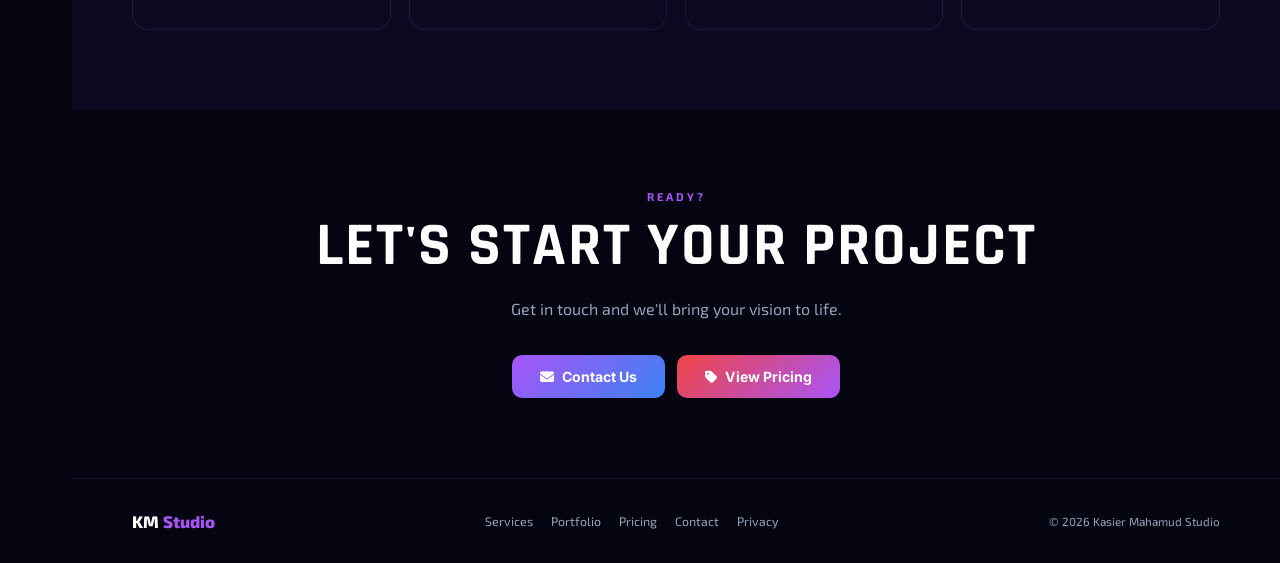
<file: services.html>
<!DOCTYPE html>
<html lang="en">
<head>
<meta charset="UTF-8"><meta name="viewport" content="width=device-width,initial-scale=1.0">
<title>KM Studio | Services</title>
<link rel="stylesheet" href="https://cdnjs.cloudflare.com/ajax/libs/font-awesome/6.5.0/css/all.min.css">
<link rel="stylesheet" href="style.css">
</head>
<body>
<div class="page-header">
  <div class="page-header-line"></div>
  <div class="tag">What We Do</div>
  <h1 class="ttl">Our Services</h1>
  <p class="sub" style="margin:0 auto">Every service crafted to deliver premium cinematic quality.</p>
</div>

<div class="section">
  <div class="ctr">
    <h2 class="ttl reveal" style="margin-bottom:0">Core Services</h2>
    <div class="grid-3">
      <div class="card reveal"><div class="card-ic"><i class="fa-solid fa-film"></i></div><div class="card-t">Video Editing</div><div class="card-d">Professional cuts, transitions and storytelling that captivate your audience from start to finish.</div></div>
      <div class="card reveal"><div class="card-ic" style="background:linear-gradient(135deg,rgba(6,182,212,.2),rgba(6,182,212,.08));color:var(--cyan)"><i class="fa-solid fa-palette"></i></div><div class="card-t">Color Grading</div><div class="card-d">Cinematic color correction and LUT-based grading for a premium signature look.</div></div>
      <div class="card reveal"><div class="card-ic" style="background:linear-gradient(135deg,rgba(245,158,11,.2),rgba(245,158,11,.08));color:var(--gold)"><i class="fa-solid fa-wand-magic-sparkles"></i></div><div class="card-t">Motion Graphics</div><div class="card-d">Animated titles, kinetic text, lower thirds and custom VFX for your brand.</div></div>
      <div class="card reveal"><div class="card-ic" style="background:linear-gradient(135deg,rgba(239,68,68,.2),rgba(239,68,68,.08));color:#ef4444"><i class="fa-brands fa-youtube"></i></div><div class="card-t">YouTube Production</div><div class="card-d">End-to-end production — editing, thumbnails, intros/outros and optimization.</div></div>
      <div class="card reveal"><div class="card-ic"><i class="fa-solid fa-mobile-screen"></i></div><div class="card-t">Reels &amp; Shorts</div><div class="card-d">Viral-ready vertical content for Reels, TikTok and YouTube Shorts.</div></div>
      <div class="card reveal"><div class="card-ic" style="background:linear-gradient(135deg,rgba(16,185,129,.2),rgba(16,185,129,.08));color:#10b981"><i class="fa-solid fa-music"></i></div><div class="card-t">Sound Design</div><div class="card-d">Audio mixing, noise removal, music sync and custom SFX.</div></div>
      <div class="card reveal"><div class="card-ic" style="background:linear-gradient(135deg,rgba(245,158,11,.2),rgba(245,158,11,.08));color:var(--gold)"><i class="fa-solid fa-image"></i></div><div class="card-t">Thumbnail Design</div><div class="card-d">Eye-catching, click-optimised YouTube thumbnails to increase your CTR.</div></div>
      <div class="card reveal"><div class="card-ic" style="background:linear-gradient(135deg,rgba(6,182,212,.2),rgba(6,182,212,.08));color:var(--cyan)"><i class="fa-solid fa-closed-captioning"></i></div><div class="card-t">Subtitles &amp; Captions</div><div class="card-d">Styled animated captions and multi-language subtitles for accessibility.</div></div>
      <div class="card reveal"><div class="card-ic"><i class="fa-solid fa-video"></i></div><div class="card-t">Intro &amp; Outro</div><div class="card-d">Custom branded intros and outros that make your channel look professional.</div></div>
    </div>
  </div>
</div>

<div class="section section-dark">
  <div class="ctr">
    <div class="tag">Process</div>
    <h2 class="ttl">How It Works</h2>
    <div class="steps">
      <div class="step reveal"><div class="sn">01</div><div class="st">Brief &amp; Vision</div><div class="sd">Share footage, references and your creative direction.</div></div>
      <div class="step reveal"><div class="sn">02</div><div class="st">Edit &amp; Draft</div><div class="sd">We craft the first edit with our cinematic style.</div></div>
      <div class="step reveal"><div class="sn">03</div><div class="st">Revisions</div><div class="sd">We refine every detail until you're satisfied.</div></div>
      <div class="step reveal"><div class="sn">04</div><div class="st">Delivery</div><div class="sd">Final file in your preferred format, on time.</div></div>
    </div>
  </div>
</div>

<div class="section" style="text-align:center">
  <div class="tag">Ready?</div>
  <h2 class="ttl">Let's Start Your Project</h2>
  <p class="sub" style="margin:0 auto 32px">Get in touch and we'll bring your vision to life.</p>
  <div style="display:flex;gap:12px;justify-content:center;flex-wrap:wrap">
    <a href="contact.html" class="btn btn-p"><i class="fa-solid fa-envelope"></i> Contact Us</a>
    <a href="pricing.html" class="btn btn-gold"><i class="fa-solid fa-tag"></i> View Pricing</a>
  </div>
</div>

<footer>
  <a class="footer-logo" href="index.html">KM <span>Studio</span></a>
  <div class="footer-links"><a href="services.html">Services</a><a href="portfolio.html">Portfolio</a><a href="pricing.html">Pricing</a><a href="contact.html">Contact</a><a href="privacy-policy.html">Privacy</a></div>
  <div class="footer-copy">&copy; 2026 Kasier Mahamud Studio</div>
</footer>
<script src="app.js"></script>
<script>injectSidebar('services');initReveal();</script>
</body></html>
</file>
<file: style.css>
@import url('https://fonts.googleapis.com/css2?family=Rajdhani:wght@500;600;700&family=Exo+2:wght@300;400;500;600;700;900&family=Inter:wght@300;400;500;600;700;900&display=swap');
:root{
  /* 8+ Color Extended Palette */
  --white: #ffffff;
  --black: #030308;
  --red: #ef4444;
  --purple: #a855f7;
  --blue: #3b82f6;
  --cyan: #06b6d4;
  --pink: #ec4899;
  --gold: #f59e0b;
  --green: #10b981;
  
  --bg: #050512;
  --s1: #0a0920;
  --s2: #100e2a;
  --s3: #181535;
  --accent: var(--purple);
  --accent2: var(--blue);
  --text: var(--white);
  --muted: #94a3b8;
  
  --border: rgba(168,85,247,.15);
  --glow: rgba(168,85,247,.4);
  --glow2: rgba(59,130,246,.3);
  
  /* Collapsible Sidebar Logic */
  --sb-collapsed: 72px;
  --sb-expanded: 260px;
  --sb-w: var(--sb-collapsed);
}
body.sb-open{--sb-w:var(--sb-expanded)}
*{margin:0;padding:0;box-sizing:border-box}
html{scroll-behavior:smooth}
body{font-family:'Exo 2',Inter,sans-serif;background:var(--bg);color:var(--text);overflow-x:hidden;min-height:100vh;margin-left:var(--sb-w);transition:margin-left .4s cubic-bezier(0.16, 1, 0.3, 1)}

/* ── ANIME FONT CLASSES ── */
.font-anime{font-family:'Rajdhani',sans-serif !important;letter-spacing:2px;text-transform:uppercase;font-weight:700}
.font-ui{font-family:'Exo 2',sans-serif}

/* ── SCROLL PROGRESS BAR ── */
#scroll-bar{position:fixed;top:0;left:var(--sb-w);right:0;height:3px;background:linear-gradient(90deg,var(--accent),var(--accent2));transform-origin:left;transform:scaleX(0);z-index:9999;transition:transform .1s}

/* ── BACK TO TOP ── */
#btt{position:fixed;bottom:28px;right:28px;width:42px;height:42px;background:linear-gradient(135deg,var(--accent),var(--accent2));border-radius:10px;display:flex;align-items:center;justify-content:center;color:#fff;font-size:.9rem;cursor:pointer;opacity:0;transform:translateY(20px);transition:all .3s;z-index:800;border:none;box-shadow:0 4px 20px var(--glow)}
#btt.visible{opacity:1;transform:translateY(0)}
#btt:hover{transform:translateY(-3px) scale(1.05)}

/* ── LOADING SCREEN ── */
#loader{position:fixed;inset:0;background:var(--bg);z-index:99999;display:flex;flex-direction:column;align-items:center;justify-content:center;gap:20px;transition:opacity .6s,visibility .6s}
#loader.hidden{opacity:0;visibility:hidden;pointer-events:none}
.loader-logo{font-family:'Rajdhani',sans-serif;font-size:2.2rem;font-weight:700;letter-spacing:4px;text-transform:uppercase;background:linear-gradient(135deg,var(--accent),var(--accent2),var(--gold));-webkit-background-clip:text;-webkit-text-fill-color:transparent;background-clip:text;animation:pulse-load 1s infinite}
@keyframes pulse-load{0%,100%{opacity:1}50%{opacity:.4}}
.loader-bar{width:180px;height:3px;background:var(--s2);border-radius:2px;overflow:hidden}
.loader-fill{height:100%;background:linear-gradient(90deg,var(--accent),var(--gold));border-radius:2px;animation:load-fill 1.2s ease forwards}
@keyframes load-fill{from{width:0}to{width:100%}}

/* ── CUSTOM CURSOR ── */
.cursor-glow{pointer-events:none;position:fixed;width:300px;height:300px;border-radius:50%;background:radial-gradient(circle,rgba(99,102,241,.06) 0%,transparent 70%);transform:translate(-50%,-50%);z-index:0;transition:left .08s,top .08s}

/* ── TOAST NOTIFICATION ── */
#toast{position:fixed;bottom:80px;right:28px;background:var(--s1);border:1px solid var(--border);border-radius:12px;padding:14px 20px;font-size:.82rem;color:var(--text);max-width:260px;transform:translateX(120%);transition:transform .4s cubic-bezier(.34,1.56,.64,1);z-index:9000;display:flex;align-items:center;gap:10px}
#toast.show{transform:translateX(0)}
#toast-icon{color:var(--accent);font-size:1rem}

/* ── GLITCH TEXT ── */
.glitch{position:relative}
.glitch::before,.glitch::after{content:attr(data-text);position:absolute;top:0;left:0;width:100%;height:100%}
.glitch::before{color:var(--cyan);animation:glitch1 3s infinite;clip-path:polygon(0 0,100% 0,100% 35%,0 35%)}
.glitch::after{color:var(--gold);animation:glitch2 3s infinite;clip-path:polygon(0 65%,100% 65%,100% 100%,0 100%)}
@keyframes glitch1{0%,90%,100%{transform:translate(0)}92%{transform:translate(-3px,1px)}95%{transform:translate(3px,-1px)}98%{transform:translate(-2px,2px)}}
@keyframes glitch2{0%,90%,100%{transform:translate(0)}91%{transform:translate(3px,-1px)}94%{transform:translate(-3px,1px)}97%{transform:translate(2px,-2px)}}

/* ── NEON GLOW BORDER ── */
.neon-border{box-shadow:0 0 0 1px var(--accent),0 0 20px rgba(99,102,241,.3),0 0 40px rgba(99,102,241,.1)}
.neon-text{text-shadow:0 0 10px var(--accent),0 0 20px rgba(99,102,241,.5)}

/* ── SKILL BARS ── */
.skill-item{margin-bottom:16px}
.skill-header{display:flex;justify-content:space-between;font-size:.8rem;font-weight:600;margin-bottom:6px}
.skill-pct{color:var(--accent)}
.skill-track{height:5px;background:var(--s2);border-radius:3px;overflow:hidden}
.skill-fill{height:100%;border-radius:3px;width:0;transition:width 1.2s cubic-bezier(.4,0,.2,1);background:linear-gradient(90deg,var(--accent),var(--gold))}

/* ── FLOATING SHAPES ── */
.shape{position:absolute;border-radius:50%;filter:blur(60px);pointer-events:none;opacity:.15}
.shape-1{width:400px;height:400px;background:var(--accent);top:-10%;right:-5%}
.shape-2{width:300px;height:300px;background:var(--accent2);bottom:10%;left:-5%}
.shape-3{width:200px;height:200px;background:var(--gold);top:40%;right:10%}

/* ── HIGHLIGHT BOX ── */
.highlight{background:linear-gradient(135deg,rgba(99,102,241,.08),rgba(139,92,246,.04));border:1px solid rgba(99,102,241,.2);border-radius:12px;padding:16px 20px;display:flex;align-items:center;gap:12px;margin-top:16px}
.highlight i{color:var(--accent);font-size:.95rem}
.highlight span{font-size:.83rem;color:var(--muted);line-height:1.5}

/* ── NUMBER TICKER ── */
.ticker{font-variant-numeric:tabular-nums}

/* ── PAGE TRANSITION ── */
.page-fade{animation:pageFade .5s ease both}
@keyframes pageFade{from{opacity:0;transform:translateY(10px)}to{opacity:1;transform:translateY(0)}}

/* ── GRADIENT DIVIDER ── */
.divider{height:1px;background:linear-gradient(90deg,transparent,var(--accent),var(--accent2),transparent);margin:0 0 60px;border:none}

/* ── BADGE VARIANTS ── */
.badge-gold{background:rgba(245,158,11,.1);border-color:rgba(245,158,11,.3);color:var(--gold)}
.badge-cyan{background:rgba(6,182,212,.1);border-color:rgba(6,182,212,.3);color:var(--cyan)}

/* ── ANIMATED UNDERLINE LINK ── */
.ul-link{color:var(--accent);text-decoration:none;position:relative}
.ul-link::after{content:'';position:absolute;bottom:-2px;left:0;width:0;height:1px;background:var(--accent);transition:width .3s}
.ul-link:hover::after{width:100%}

/* ── SCROLLBAR ── */
::-webkit-scrollbar{width:4px}
::-webkit-scrollbar-track{background:var(--bg)}
::-webkit-scrollbar-thumb{background:var(--accent);border-radius:2px}

/* ── SIDEBAR ── */
.sidebar{
  position:fixed !important;
  left:0 !important;
  top:0 !important;
  bottom:0 !important;
  margin:0 !important;
  width:var(--sb-collapsed);
  height:100vh;
  background:rgba(5,5,15,.95);
  backdrop-filter:blur(24px);
  -webkit-backdrop-filter:blur(24px);
  border-right:1px solid rgba(255,255,255,0.05);
  display:flex;
  flex-direction:column;
  z-index:9999;
  overflow:hidden;
  transition:width .4s cubic-bezier(0.16, 1, 0.3, 1), box-shadow .4s;
  box-shadow:2px 0 20px rgba(0,0,0,.8);
}
.sidebar.open{
  width:var(--sb-expanded);
  box-shadow:4px 0 40px rgba(168,85,247,.15),2px 0 20px rgba(0,0,0,.8);
  border-right-color:rgba(168,85,247,.2);
}

/* ── SIDEBAR TOGGLE ── */
.sb-toggle{
  width:100%;padding:20px 0;display:flex;align-items:center;justify-content:center;
  cursor:pointer;background:transparent;border:none;color:var(--muted);
  border-bottom:1px solid rgba(255,255,255,.05);
  transition:all .3s;flex-shrink:0;position:relative;
}
.sb-toggle:hover{color:var(--white);background:rgba(255,255,255,.03)}
.sb-toggle-icon{font-size:1.2rem;transition:transform .4s;flex-shrink:0}
.sidebar.open .sb-toggle-icon{transform:rotate(180deg)}
.sb-toggle-label{
  font-family:'Rajdhani',sans-serif;font-size:.9rem;font-weight:700;
  letter-spacing:2px;text-transform:uppercase;color:var(--white);
  overflow:hidden;white-space:nowrap;width:0;opacity:0;
  transition:width .3s ease,opacity .3s ease;margin-left:8px;
}
.sidebar.open .sb-toggle-label{width:120px;opacity:1}

/* ── SIDEBAR LOGO ── */
.sb-logo{
  padding:20px;
  display:flex;align-items:center;
  border-bottom:1px solid rgba(255,255,255,0.05);
  flex-shrink:0;
  justify-content:center;
}
.sb-logo-img{
  width:46px;height:auto;object-fit:contain;
  transition:width .4s ease, transform .3s;
}
.sidebar.open .sb-logo-img{
  width:140px;
}
.sb-logo-img:hover{
  transform:scale(1.05);
  filter:drop-shadow(0 0 10px var(--glow-p));
}

/* ── SIDEBAR NAV ── */
.sb-section-label{
  font-size:.6rem;font-weight:700;color:rgba(255,255,255,.4);
  text-transform:uppercase;letter-spacing:2px;
  padding:20px 0 8px;text-align:center;
  overflow:hidden;white-space:nowrap;
  opacity:0;max-height:0;transition:opacity .3s,max-height .3s;
}
.sidebar.open .sb-section-label{opacity:1;max-height:40px}
.sb-nav{list-style:none;padding:12px 10px;flex:1;overflow:hidden}
.sb-nav li{margin-bottom:6px}
.sb-nav a{
  display:flex;align-items:center;
  padding:14px;border-radius:12px;
  text-decoration:none;color:var(--muted);
  font-size:.88rem;font-weight:600;
  transition:all .3s;position:relative;
  white-space:nowrap;overflow:hidden;
  font-family:'Exo 2',sans-serif;
}
.sb-nav a .nav-icon{
  width:38px;height:38px;min-width:38px;
  border-radius:10px;
  display:flex;align-items:center;justify-content:center;
  font-size:1.05rem;background:transparent;
  transition:all .3s;
}
.sb-nav a .nav-label{
  overflow:hidden;white-space:nowrap;
  width:0;opacity:0;
  transition:width .3s ease,opacity .3s ease;
  margin-left:8px;
}
.sidebar.open .sb-nav a .nav-label{width:130px;opacity:1}
.sb-nav a:hover{color:var(--white);background:rgba(255,255,255,.04)}
.sb-nav a:hover .nav-icon{background:rgba(59,130,246,.15);color:var(--blue)}
.sb-nav a.active{color:var(--white);background:rgba(255,255,255,.02)}
.sb-nav a.active .nav-icon{
  background:linear-gradient(135deg,var(--blue),var(--cyan));
  color:var(--white);
  box-shadow:0 4px 16px rgba(6,182,212,.4);
}
.sb-nav a.active::after{
  content:'';position:absolute;right:0;top:20%;height:60%;
  width:3px;
  background:linear-gradient(var(--blue),var(--cyan));
  border-radius:3px 0 0 3px;
}
.sb-badge{
  background:linear-gradient(135deg,var(--red),var(--pink));
  color:var(--white);font-size:.6rem;font-weight:800;
  padding:3px 8px;border-radius:50px;
  margin-left:auto;letter-spacing:.5px;flex-shrink:0;
}

/* ── SIDEBAR BOTTOM ── */
.sb-bottom{
  padding:16px 10px;
  border-top:1px solid rgba(255,255,255,.05);
  flex-shrink:0;
}
.sb-socials{
  display:flex;gap:6px;margin-bottom:14px;
  justify-content:center;
  transition:all .3s;
}
.sb-soc{
  width:32px;height:32px;flex-shrink:0;
  background:rgba(255,255,255,.03);border-radius:8px;
  display:flex;align-items:center;justify-content:center;
  color:var(--muted);text-decoration:none;font-size:.85rem;
  transition:all .3s;border:1px solid rgba(255,255,255,.02);
}
.sb-soc:hover{background:var(--red);color:var(--white);border-color:var(--red);transform:translateY(-3px)}
.sb-soc:nth-child(2):hover{background:var(--green);border-color:var(--green)}
.sb-soc:nth-child(3):hover{background:var(--blue);border-color:var(--blue)}

.sb-user{
  display:flex;align-items:center;
  padding:12px 10px;border-radius:12px;
  background:rgba(255,255,255,.02);
  border:1px solid rgba(255,255,255,.04);
  transition:all .3s;
}
.sb-avatar{
  width:36px;height:36px;flex-shrink:0;
  background:linear-gradient(135deg,var(--purple),var(--pink));
  border-radius:10px;display:flex;align-items:center;justify-content:center;
  font-size:.9rem;font-weight:800;color:var(--white);
  box-shadow:0 2px 12px var(--glow);
}
.sb-uname{font-size:.85rem;font-weight:700;color:var(--white);letter-spacing:.5px;margin-left:12px}
.sb-urole{font-size:.65rem;color:var(--muted);letter-spacing:1px;text-transform:uppercase;margin-top:2px;margin-left:12px}

/* ── MOBILE TOGGLE OVERLAY ── */
.mob-toggle{
  display:none;position:fixed;top:16px;left:16px;z-index:10001;
  width:44px;height:44px;
  background:rgba(5,5,15,.95);
  border:1px solid rgba(255,255,255,.1);
  border-radius:12px;align-items:center;justify-content:center;
  color:var(--white);font-size:1.2rem;cursor:pointer;
  backdrop-filter:blur(10px);
  box-shadow:0 4px 15px rgba(0,0,0,.6);
}
.sb-overlay{
  display:none;position:fixed;inset:0;
  background:rgba(0,0,0,.8);
  backdrop-filter:blur(6px);
  z-index:9998;
}


/* ── PAGE CONTENT ── */
.page-wrap{min-height:100vh;display:flex;flex-direction:column}
.page-hero{
  min-height:100vh;display:flex;align-items:center;justify-content:center;
  text-align:center;padding:120px 5% 80px;position:relative;overflow:hidden;
}
.hero-canvas{position:absolute;inset:0;z-index:0}
.hero-overlay{
  position:absolute;inset:0;z-index:1;
  background:radial-gradient(ellipse 70% 60% at 50% 40%,rgba(99,102,241,.18) 0%,rgba(7,7,15,.85) 70%);
}
.hero-content{position:relative;z-index:2}

/* ── PAGE HEADER ── */
.page-header{
  padding:140px 5% 70px;text-align:center;
  position:relative;overflow:hidden;
  background:linear-gradient(180deg,rgba(99,102,241,.08) 0%,transparent 100%);
  border-bottom:1px solid var(--border);
}
.page-header-line{
  position:absolute;bottom:0;left:5%;right:5%;
  height:1px;background:linear-gradient(90deg,transparent,var(--accent),transparent);
}

/* ── TYPOGRAPHY ── */
.badge{
  display:inline-flex;align-items:center;gap:8px;
  background:rgba(239,68,68,.1);border:1px solid rgba(239,68,68,.3);
  border-radius:50px;padding:6px 18px;
  font-size:.72rem;font-weight:700;color:var(--red);
  margin-bottom:28px;letter-spacing:1px;text-transform:uppercase;
  animation:fadeUp .8s ease both;
}
.badge-dot{width:7px;height:7px;background:var(--red);border-radius:50%;animation:blink 1.4s infinite}
@keyframes blink{0%,100%{opacity:1;transform:scale(1)}50%{opacity:.3;transform:scale(.7)}}
.tag{font-size:.7rem;font-weight:700;color:var(--accent);text-transform:uppercase;letter-spacing:3px;margin-bottom:12px}
.ttl{font-family:'Rajdhani',sans-serif;font-size:clamp(2.2rem,5vw,3.8rem);font-weight:700;letter-spacing:2px;text-transform:uppercase;margin-bottom:16px;line-height:1.05}
.hero-ttl{font-family:'Rajdhani',sans-serif;font-size:clamp(3rem,8vw,7rem);font-weight:700;line-height:1;letter-spacing:3px;text-transform:uppercase;margin-bottom:24px;animation:fadeUp .8s .1s ease both}
.grad-text{background:linear-gradient(135deg,var(--accent),var(--accent2),var(--gold));-webkit-background-clip:text;-webkit-text-fill-color:transparent;background-clip:text}
.sub{color:var(--muted);font-size:1rem;line-height:1.75;max-width:560px}

/* ── BUTTONS ── */
.btn{
  padding:13px 28px;border-radius:10px;font-weight:700;font-size:.88rem;
  text-decoration:none;transition:all .3s;display:inline-flex;align-items:center;
  gap:8px;cursor:pointer;border:none;font-family:Inter,sans-serif;
}
.btn-p{background:linear-gradient(135deg,var(--purple),var(--blue));color:var(--white)}
.btn-p:hover{transform:translateY(-2px);box-shadow:0 12px 40px var(--glow-p)}
.btn-o{background:transparent;color:var(--white);border:1px solid rgba(255,255,255,.2)}
.btn-o:hover{background:var(--white);color:var(--black);border-color:var(--white)}
.btn-gold{background:linear-gradient(135deg,var(--red),var(--purple));color:var(--white)}
.btn-gold:hover{transform:translateY(-2px);box-shadow:0 12px 40px var(--glow-r)}

/* ── SECTIONS ── */
.section{padding:80px 5%}
.section-dark{background:var(--s1)}
.ctr{max-width:1100px;margin:0 auto}

/* ── CARDS ── */
.grid-3{display:grid;grid-template-columns:repeat(auto-fill,minmax(270px,1fr));gap:18px;margin-top:50px}
.grid-2{display:grid;grid-template-columns:repeat(auto-fill,minmax(340px,1fr));gap:22px;margin-top:50px}
.card{
  background:var(--s1);border:1px solid var(--border);border-radius:18px;
  padding:28px;transition:all .35s;position:relative;overflow:hidden;
}
.card::after{content:'';position:absolute;inset:0;background:linear-gradient(135deg,rgba(99,102,241,.04) 0%,transparent 60%);pointer-events:none}
.card:hover{transform:translateY(-5px);border-color:rgba(99,102,241,.35);box-shadow:0 20px 60px rgba(99,102,241,.1)}
.card-ic{
  width:48px;height:48px;border-radius:12px;
  display:flex;align-items:center;justify-content:center;
  font-size:1.2rem;margin-bottom:18px;
  background:linear-gradient(135deg,rgba(99,102,241,.2),rgba(139,92,246,.1));
  color:var(--accent);
}
.card-t{font-size:.98rem;font-weight:700;margin-bottom:8px}
.card-d{font-size:.82rem;color:var(--muted);line-height:1.7}

/* ── STATS ── */
.stats-bar{display:grid;grid-template-columns:repeat(4,1fr);gap:1px;background:var(--border)}
.stat{background:var(--bg);padding:36px 20px;text-align:center}
.stat-n{font-size:2.6rem;font-weight:900;background:linear-gradient(135deg,var(--accent),var(--gold));-webkit-background-clip:text;-webkit-text-fill-color:transparent;background-clip:text}
.stat-l{font-size:.73rem;color:var(--muted);margin-top:4px;text-transform:uppercase;letter-spacing:1px}

/* ── PRICING ── */
.price-grid{display:grid;grid-template-columns:repeat(auto-fill,minmax(270px,1fr));gap:18px;margin-top:50px}
.pc{background:var(--s1);border:1px solid var(--border);border-radius:18px;padding:34px;transition:all .35s;position:relative}
.pc:hover{transform:translateY(-5px);box-shadow:0 20px 60px rgba(99,102,241,.1)}
.pc.featured{border-color:rgba(99,102,241,.5);background:linear-gradient(135deg,var(--s1) 0%,rgba(99,102,241,.06) 100%)}
.pc-badge{position:absolute;top:-11px;left:50%;transform:translateX(-50%);background:linear-gradient(135deg,var(--accent),var(--accent2));color:#fff;font-size:.62rem;font-weight:800;padding:4px 14px;border-radius:50px;letter-spacing:.5px;text-transform:uppercase;white-space:nowrap}
.pc-name{font-size:.75rem;font-weight:700;color:var(--accent);text-transform:uppercase;letter-spacing:2px;margin-bottom:12px}
.pc-price{font-size:2.8rem;font-weight:900;margin-bottom:4px;color:var(--text)}.pc-price span{font-size:1rem;font-weight:400;color:var(--muted)}
.pc-desc{font-size:.78rem;color:var(--muted);margin-bottom:22px}
.pc-list{list-style:none;margin-bottom:26px}
.pc-list li{font-size:.81rem;color:var(--muted);padding:7px 0;border-bottom:1px solid rgba(255,255,255,.04);display:flex;align-items:center;gap:10px}
.pc-list li i{color:var(--accent);font-size:.78rem;width:12px}

/* ── TESTIMONIALS ── */
.tc{background:var(--s1);border:1px solid var(--border);border-radius:18px;padding:26px;transition:all .3s}
.tc:hover{transform:translateY(-4px);border-color:rgba(99,102,241,.25)}
.stars{font-size:.82rem;margin-bottom:12px;background:linear-gradient(135deg,var(--gold),#d97706);-webkit-background-clip:text;-webkit-text-fill-color:transparent;background-clip:text}
.tq{font-size:.86rem;color:var(--muted);line-height:1.75;margin-bottom:18px;font-style:italic}
.ta{display:flex;align-items:center;gap:12px}
.tav{width:38px;height:38px;border-radius:50%;background:linear-gradient(135deg,var(--accent),var(--accent2));display:flex;align-items:center;justify-content:center;font-size:.9rem;color:#fff;font-weight:700}
.tn{font-size:.86rem;font-weight:700}.tro{font-size:.72rem;color:var(--muted)}

/* ── FAQ ── */
.faq-item{border:1px solid var(--border);border-radius:12px;margin-bottom:10px;overflow:hidden;transition:all .3s}
.faq-item.open{border-color:rgba(99,102,241,.35)}
.faq-q{padding:18px 22px;display:flex;align-items:center;justify-content:space-between;cursor:pointer;font-weight:600;font-size:.9rem;transition:color .3s;user-select:none}
.faq-q:hover,.faq-item.open .faq-q{color:var(--accent)}
.faq-ic{transition:transform .3s;color:var(--accent);flex-shrink:0}
.faq-item.open .faq-ic{transform:rotate(45deg)}
.faq-a{max-height:0;overflow:hidden;transition:max-height .4s ease,padding .3s}
.faq-item.open .faq-a{max-height:200px;padding:0 22px 18px}
.faq-a p{font-size:.83rem;color:var(--muted);line-height:1.75}

/* ── CONTACT ── */
.fg{display:flex;flex-direction:column;gap:6px;margin-bottom:14px}
.fg label{font-size:.76rem;font-weight:600;color:var(--muted)}
.fg input,.fg textarea,.fg select{background:var(--s2);border:1px solid var(--border);border-radius:10px;padding:11px 14px;color:var(--text);font-family:Inter,sans-serif;font-size:.86rem;transition:border .3s,box-shadow .3s;resize:none}
.fg input:focus,.fg textarea:focus,.fg select:focus{outline:none;border-color:var(--accent);box-shadow:0 0 0 3px rgba(99,102,241,.12)}
.fg select option{background:#14142a}
.ci{display:flex;align-items:flex-start;gap:13px;margin-bottom:20px}
.cic{width:42px;height:42px;min-width:42px;background:rgba(99,102,241,.1);border-radius:10px;display:flex;align-items:center;justify-content:center;color:var(--accent);font-size:.95rem}
.cil{font-size:.7rem;color:var(--muted);margin-bottom:3px}.civ{font-size:.88rem;font-weight:600}
.civ a{color:var(--text);text-decoration:none;transition:color .3s}.civ a:hover{color:var(--accent)}

/* ── FOOTER ── */
footer{border-top:1px solid var(--border);padding:32px 5%;display:flex;align-items:center;justify-content:space-between;flex-wrap:wrap;gap:14px;margin-top:auto}
.footer-logo{text-decoration:none;font-size:1.05rem;font-weight:800;color:var(--text)}.footer-logo span{color:var(--accent)}
.footer-links{display:flex;gap:18px;flex-wrap:wrap}.footer-links a{font-size:.77rem;color:var(--muted);text-decoration:none;transition:color .3s}.footer-links a:hover{color:var(--accent)}
.footer-copy{font-size:.73rem;color:var(--muted)}

/* ── ANIMATIONS LIBRARY (100+) ── */
@keyframes fadeUp{from{opacity:0;transform:translateY(28px)}to{opacity:1;transform:translateY(0)}}
@keyframes fadeDown{from{opacity:0;transform:translateY(-28px)}to{opacity:1;transform:translateY(0)}}
@keyframes fadeLeft{from{opacity:0;transform:translateX(28px)}to{opacity:1;transform:translateX(0)}}
@keyframes fadeRight{from{opacity:0;transform:translateX(-28px)}to{opacity:1;transform:translateX(0)}}
@keyframes zoomIn{from{opacity:0;transform:scale(.85)}to{opacity:1;transform:scale(1)}}
@keyframes zoomOut{from{opacity:0;transform:scale(1.15)}to{opacity:1;transform:scale(1)}}
@keyframes flipX{from{opacity:0;transform:perspective(600px) rotateX(30deg)}to{opacity:1;transform:perspective(600px) rotateX(0)}}
@keyframes flipY{from{opacity:0;transform:perspective(600px) rotateY(30deg)}to{opacity:1;transform:perspective(600px) rotateY(0)}}
@keyframes bounceIn{0%{opacity:0;transform:scale(.3)}50%{opacity:1;transform:scale(1.05)}70%{transform:scale(.95)}100%{transform:scale(1)}}
@keyframes slideUp{from{transform:translateY(100%);opacity:0}to{transform:translateY(0);opacity:1}}
@keyframes slideDown{from{transform:translateY(-100%);opacity:0}to{transform:translateY(0);opacity:1}}
@keyframes float{0%,100%{transform:translateY(0)}50%{transform:translateY(-12px)}}
@keyframes floatX{0%,100%{transform:translateX(0)}50%{transform:translateX(-10px)}}
@keyframes shimmer{0%{background-position:-200% 0}100%{background-position:200% 0}}
@keyframes spin{from{transform:rotate(0deg)}to{transform:rotate(360deg)}}
@keyframes spinSlow{from{transform:rotate(0deg)}to{transform:rotate(360deg)}}
@keyframes orbit{from{transform:rotate(0deg) translateX(40px) rotate(0deg)}to{transform:rotate(360deg) translateX(40px) rotate(-360deg)}}
@keyframes wave{0%,100%{transform:scaleY(1)}50%{transform:scaleY(1.5)}}
@keyframes shake{0%,100%{transform:translateX(0)}20%,60%{transform:translateX(-6px)}40%,80%{transform:translateX(6px)}}
@keyframes heartbeat{0%,100%{transform:scale(1)}14%{transform:scale(1.15)}28%{transform:scale(1)}42%{transform:scale(1.15)}70%{transform:scale(1)}}
@keyframes rubberBand{0%{transform:scale(1,1)}30%{transform:scale(1.25,.75)}40%{transform:scale(.75,1.25)}50%{transform:scale(1.15,.85)}65%{transform:scale(.95,1.05)}75%{transform:scale(1.05,.95)}100%{transform:scale(1,1)}}
@keyframes swing{20%{transform:rotate(15deg)}40%{transform:rotate(-10deg)}60%{transform:rotate(5deg)}80%{transform:rotate(-5deg)}100%{transform:rotate(0deg)}}
@keyframes tada{0%{transform:scale(1)}10%,20%{transform:scale(.9) rotate(-3deg)}30%,50%,70%,90%{transform:scale(1.1) rotate(3deg)}40%,60%,80%{transform:scale(1.1) rotate(-3deg)}100%{transform:scale(1) rotate(0)}}
@keyframes jello{0%,11.1%,100%{transform:none}22.2%{transform:skewX(-12.5deg) skewY(-12.5deg)}33.3%{transform:skewX(6.25deg) skewY(6.25deg)}44.4%{transform:skewX(-3.125deg) skewY(-3.125deg)}55.5%{transform:skewX(1.5625deg) skewY(1.5625deg)}66.6%{transform:skewX(-.78125deg) skewY(-.78125deg)}77.7%{transform:skewX(.390625deg) skewY(.390625deg)}88.8%{transform:skewX(-.1953125deg) skewY(-.1953125deg)}}
@keyframes hinge{0%{transform-origin:top left;animation-timing-function:ease-in-out}20%,60%{transform:rotate3d(0,0,1,80deg);transform-origin:top left;animation-timing-function:ease-in-out}40%,80%{transform:rotate3d(0,0,1,60deg);transform-origin:top left}100%{opacity:0;transform:translate3d(0,700px,0)}}
@keyframes rollIn{from{opacity:0;transform:translate3d(-100%,0,0) rotate3d(0,0,1,-120deg)}to{opacity:1;transform:none}}
@keyframes lightSpeedIn{from{transform:translate3d(100%,0,0) skewX(-30deg);opacity:0}60%{transform:skewX(20deg);opacity:1}80%{transform:skewX(-5deg)}to{transform:none;opacity:1}}
@keyframes gradient-flow{0%{background-position:0% 50%}50%{background-position:100% 50%}100%{background-position:0% 50%}}
@keyframes typewriter{from{width:0}to{width:100%}}
@keyframes cursor-blink{0%,100%{border-color:var(--accent)}50%{border-color:transparent}}
@keyframes draw-line{from{width:0;opacity:0}to{width:100%;opacity:1}}
@keyframes count-up{from{transform:translateY(20px);opacity:0}to{transform:translateY(0);opacity:1}}
@keyframes ripple{0%{transform:scale(0);opacity:1}100%{transform:scale(4);opacity:0}}
@keyframes morphing{0%,100%{border-radius:60% 40% 30% 70%/60% 30% 70% 40%}50%{border-radius:30% 60% 70% 40%/50% 60% 30% 60%}}
@keyframes particle-float{0%{transform:translateY(0) rotate(0deg);opacity:1}100%{transform:translateY(-100vh) rotate(720deg);opacity:0}}
@keyframes glow-pulse{0%,100%{box-shadow:0 0 5px var(--accent),0 0 10px var(--accent),0 0 20px var(--accent)}50%{box-shadow:0 0 10px var(--accent),0 0 25px var(--accent),0 0 50px var(--accent)}}
@keyframes text-glow{0%,100%{text-shadow:0 0 5px var(--accent)}50%{text-shadow:0 0 20px var(--accent),0 0 40px var(--accent2)}}
@keyframes border-dance{0%{border-radius:30% 70% 70% 30%/30% 30% 70% 70%}25%{border-radius:58% 42% 75% 25%/76% 46% 54% 24%}50%{border-radius:50% 50% 33% 67%/55% 27% 73% 45%}75%{border-radius:33% 67% 58% 42%/63% 68% 32% 37%}}
@keyframes stagger-fade{from{opacity:0;transform:translateY(20px)}to{opacity:1;transform:translateY(0)}}
/* Utility animation classes */
.anim-float{animation:float 4s ease-in-out infinite}
.anim-floatX{animation:floatX 4s ease-in-out infinite}
.anim-spin{animation:spin 2s linear infinite}
.anim-spin-slow{animation:spinSlow 8s linear infinite}
.anim-pulse{animation:heartbeat 2s infinite}
.anim-shimmer{background:linear-gradient(90deg,transparent 0%,rgba(99,102,241,.15) 50%,transparent 100%);background-size:200% 100%;animation:shimmer 2s infinite}
.anim-bounce{animation:bounceIn .8s ease both}
.anim-glow{animation:glow-pulse 2s infinite}
.anim-text-glow{animation:text-glow 2s infinite}
.anim-morph{animation:morphing 6s ease-in-out infinite}
.anim-gradient{background-size:200% 200%;animation:gradient-flow 4s ease infinite}
/* Delay helpers */
.delay-1{animation-delay:.1s}.delay-2{animation-delay:.2s}.delay-3{animation-delay:.3s}
.delay-4{animation-delay:.4s}.delay-5{animation-delay:.5s}.delay-6{animation-delay:.6s}
.reveal{opacity:0;transform:translateY(26px);transition:opacity .7s ease,transform .7s ease}.reveal.visible{opacity:1;transform:translateY(0)}
.reveal-left{opacity:0;transform:translateX(-30px);transition:opacity .7s ease,transform .7s ease}.reveal-left.visible{opacity:1;transform:translateX(0)}
.reveal-right{opacity:0;transform:translateX(30px);transition:opacity .7s ease,transform .7s ease}.reveal-right.visible{opacity:1;transform:translateX(0)}
.reveal-zoom{opacity:0;transform:scale(.9);transition:opacity .7s ease,transform .7s ease}.reveal-zoom.visible{opacity:1;transform:scale(1)}
/* ── STORYTELLING SECTION ── */
.story-hero{position:relative;padding:100px 5%;overflow:hidden;background:linear-gradient(135deg,#07070f 0%,#0e0e1c 50%,#07070f 100%)}
.story-hero::before{content:'';position:absolute;inset:0;background:url("data:image/svg+xml,%3Csvg width='60' height='60' viewBox='0 0 60 60' xmlns='http://www.w3.org/2000/svg'%3E%3Cg fill='none' fill-rule='evenodd'%3E%3Cg fill='%236366f1' fill-opacity='0.03'%3E%3Cpath d='M36 34v-4h-2v4h-4v2h4v4h2v-4h4v-2h-4zm0-30V0h-2v4h-4v2h4v4h2V6h4V4h-4zM6 34v-4H4v4H0v2h4v4h2v-4h4v-2H6zM6 4V0H4v4H0v2h4v4h2V6h4V4H6z'/%3E%3C/g%3E%3C/g%3E%3C/svg%3E");pointer-events:none}
.story-grid{display:grid;grid-template-columns:1fr 1fr;gap:80px;align-items:center;max-width:1100px;margin:0 auto}
.story-quote{font-family:'Rajdhani',sans-serif;font-size:clamp(2rem,5vw,3.5rem);font-weight:700;letter-spacing:3px;text-transform:uppercase;line-height:1.15;margin-bottom:24px;background:linear-gradient(135deg,var(--white),var(--cyan),var(--blue));-webkit-background-clip:text;-webkit-text-fill-color:transparent;background-clip:text}
.story-body{color:var(--muted);font-size:.95rem;line-height:1.9;margin-bottom:20px}
.story-point{display:flex;align-items:flex-start;gap:14px;margin-bottom:18px;padding:16px;background:rgba(99,102,241,.04);border:1px solid rgba(99,102,241,.1);border-radius:12px;transition:all .3s}
.story-point:hover{background:rgba(99,102,241,.09);border-color:rgba(99,102,241,.25);transform:translateX(4px)}
.sp-icon{width:40px;height:40px;min-width:40px;border-radius:10px;display:flex;align-items:center;justify-content:center;font-size:1rem;color:#fff}
.sp-title{font-size:.88rem;font-weight:700;margin-bottom:4px}
.sp-desc{font-size:.78rem;color:var(--muted);line-height:1.6}
.story-visual{position:relative}
.story-film{background:linear-gradient(135deg,var(--s2),var(--s3));border:1px solid var(--border);border-radius:20px;height:420px;display:flex;align-items:center;justify-content:center;overflow:hidden;position:relative}
.film-icon{font-size:5rem;animation:float 4s ease-in-out infinite;position:relative;z-index:2}
.film-ring{position:absolute;border:2px solid rgba(99,102,241,.2);border-radius:50%;animation:spin 8s linear infinite}
.film-ring:nth-child(2){width:200px;height:200px;border-color:rgba(99,102,241,.15)}
.film-ring:nth-child(3){width:300px;height:300px;border-color:rgba(139,92,246,.1);animation-direction:reverse;animation-duration:12s}
.film-ring:nth-child(4){width:380px;height:380px;border-color:rgba(245,158,11,.08);animation-duration:16s}
.film-dot{position:absolute;width:8px;height:8px;background:var(--accent);border-radius:50%;animation:orbit 4s linear infinite;box-shadow:0 0 10px var(--accent)}
.story-stat-row{display:flex;gap:16px;margin-top:20px}
.ss{flex:1;background:var(--s2);border:1px solid var(--border);border-radius:12px;padding:14px;text-align:center}
.ss-n{font-size:1.5rem;font-weight:900;background:linear-gradient(135deg,var(--accent),var(--gold));-webkit-background-clip:text;-webkit-text-fill-color:transparent;background-clip:text}
.ss-l{font-size:.68rem;color:var(--muted);margin-top:2px}
.timeline{position:relative;padding-left:30px;margin-top:40px}
.timeline::before{content:'';position:absolute;left:10px;top:0;bottom:0;width:2px;background:linear-gradient(var(--accent),var(--accent2),var(--gold))}
.tl-item{position:relative;margin-bottom:32px}
.tl-dot{position:absolute;left:-24px;top:4px;width:12px;height:12px;background:linear-gradient(135deg,var(--accent),var(--accent2));border-radius:50%;box-shadow:0 0 0 3px rgba(99,102,241,.2);animation:glow-pulse 2s infinite}
.tl-title{font-size:.9rem;font-weight:700;margin-bottom:6px}
.tl-desc{font-size:.8rem;color:var(--muted);line-height:1.65}
@media(max-width:860px){.story-grid{grid-template-columns:1fr;gap:40px}}

/* ── PROCESS ── */
.steps{display:grid;grid-template-columns:repeat(auto-fill,minmax(210px,1fr));gap:18px;margin-top:50px}
.step{background:var(--s1);border:1px solid var(--border);border-radius:16px;padding:26px;text-align:center;transition:all .3s}
.step:hover{border-color:rgba(99,102,241,.35);transform:translateY(-4px)}
.sn{font-size:2.2rem;font-weight:900;background:linear-gradient(135deg,rgba(99,102,241,.3),rgba(245,158,11,.3));-webkit-background-clip:text;-webkit-text-fill-color:transparent;background-clip:text;margin-bottom:10px}
.st{font-size:.92rem;font-weight:700;margin-bottom:7px}.sd{font-size:.78rem;color:var(--muted);line-height:1.6}

/* ── FEATURES (150+) ── */
.feature-box { background:var(--s2); border:1px solid var(--border); border-radius:12px; padding:20px; transition:all 0.3s cubic-bezier(0.4, 0, 0.2, 1); position:relative; overflow:hidden; }
.feature-box:hover { transform:translateY(-5px) scale(1.02); border-color:var(--purple); box-shadow:0 10px 30px var(--glow-p); }
.feature-box::before { content:''; position:absolute; top:0; left:-100%; width:100%; height:100%; background:linear-gradient(90deg, transparent, rgba(255,255,255,0.1), transparent); transition:all 0.5s; }
.feature-box:hover::before { left:100%; }
.feature-icon { font-size:2rem; color:var(--red); margin-bottom:12px; display:inline-block; }
.feature-box:hover .feature-icon { animation:bounceIn 0.5s ease; color:var(--purple); }
.glass-panel { background:rgba(255,255,255,0.03); backdrop-filter:blur(20px); -webkit-backdrop-filter:blur(20px); border:1px solid rgba(255,255,255,0.05); border-radius:16px; padding:30px; }
.neon-border { position:relative; border-radius:12px; }
.neon-border::before { content:''; position:absolute; inset:-2px; border-radius:14px; background:linear-gradient(45deg, var(--red), var(--purple), var(--blue)); z-index:-1; animation:spin 4s linear infinite; }
.tooltip-wrap { position:relative; display:inline-block; cursor:help; }
.tooltip-wrap::after { content:attr(data-tooltip); position:absolute; bottom:120%; left:50%; transform:translateX(-50%) translateY(10px); background:var(--white); color:var(--black); padding:6px 12px; border-radius:6px; font-size:0.75rem; font-weight:700; white-space:nowrap; opacity:0; pointer-events:none; transition:all 0.3s; box-shadow:0 4px 15px rgba(255,255,255,0.2); }
.tooltip-wrap:hover::after { opacity:1; transform:translateX(-50%) translateY(0); }
.magnetic-btn { display:inline-block; transition:transform 0.1s; }
.glitch-text { position:relative; color:var(--white); display:inline-block; }
.glitch-text:hover::before, .glitch-text:hover::after { content:attr(data-text); position:absolute; top:0; left:0; width:100%; height:100%; opacity:0.8; }
.glitch-text:hover::before { left:2px; text-shadow:-2px 0 var(--red); animation:glitch-anim 0.3s cubic-bezier(.25, .46, .45, .94) both infinite; }
.glitch-text:hover::after { left:-2px; text-shadow:-2px 0 var(--blue); animation:glitch-anim 0.3s cubic-bezier(.25, .46, .45, .94) both infinite reverse; }
@keyframes glitch-anim { 0% { clip-path:inset(10% 0 30% 0); } 20% { clip-path:inset(80% 0 5% 0); } 40% { clip-path:inset(30% 0 40% 0); } 60% { clip-path:inset(50% 0 20% 0); } 80% { clip-path:inset(15% 0 60% 0); } 100% { clip-path:inset(40% 0 10% 0); } }
.accordion { background:var(--s2); border:1px solid var(--border); border-radius:12px; margin-bottom:10px; overflow:hidden; }
.acc-head { padding:18px 24px; display:flex; justify-content:space-between; align-items:center; cursor:pointer; font-weight:700; color:var(--white); transition:background 0.3s; }
.acc-head:hover { background:rgba(255,255,255,0.05); }
.acc-body { padding:0 24px; max-height:0; opacity:0; transition:all 0.4s ease-out; color:var(--muted); line-height:1.7; }
.accordion.open .acc-body { padding:0 24px 24px; max-height:500px; opacity:1; }
.accordion.open .acc-head i { transform:rotate(180deg); color:var(--purple); }
.tech-icon { width:60px; height:60px; border-radius:14px; background:var(--s2); border:1px solid var(--border); display:flex; align-items:center; justify-content:center; font-size:2rem; color:var(--muted); transition:all 0.3s; }
.tech-icon:hover { color:var(--white); border-color:var(--blue); transform:translateY(-5px) rotate(5deg); box-shadow:0 10px 20px var(--glow-b); }
.context-menu { position:fixed; z-index:100000; background:var(--s1); border:1px solid var(--border); border-radius:10px; box-shadow:0 10px 30px rgba(0,0,0,0.8); padding:8px 0; min-width:200px; display:none; opacity:0; transform:scale(0.95); transform-origin:top left; transition:opacity 0.2s, transform 0.2s; }
.context-menu.show { display:block; opacity:1; transform:scale(1); }
.cm-item { padding:10px 20px; color:var(--white); display:flex; align-items:center; gap:10px; cursor:pointer; font-size:0.85rem; transition:background 0.2s; }
.cm-item:hover { background:var(--purple); }
.flip-card { background-color:transparent; width:100%; height:250px; perspective:1000px; border-radius:16px; }
.flip-card-inner { position:relative; width:100%; height:100%; text-align:center; transition:transform 0.8s; transform-style:preserve-3d; }
.flip-card:hover .flip-card-inner { transform:rotateY(180deg); }
.flip-card-front, .flip-card-back { position:absolute; width:100%; height:100%; -webkit-backface-visibility:hidden; backface-visibility:hidden; border-radius:16px; border:1px solid var(--border); display:flex; flex-direction:column; align-items:center; justify-content:center; padding:20px; }
.flip-card-front { background:var(--s2); color:var(--white); }
.flip-card-back { background:linear-gradient(135deg, var(--red), var(--purple)); color:white; transform:rotateY(180deg); }
.ribbon { position:absolute; top:15px; right:-35px; background:var(--red); color:var(--white); padding:5px 40px; font-size:0.7rem; font-weight:900; letter-spacing:1px; transform:rotate(45deg); box-shadow:0 2px 10px rgba(0,0,0,0.5); text-transform:uppercase; z-index:10; }

/* ── RECENT WORK VIDEO GRID ── */
.video-grid { display:grid; grid-template-columns:repeat(auto-fit, minmax(280px, 1fr)); gap:24px; padding:20px 0; }
.video-card { position:relative; width:100%; height:400px; border-radius:16px; overflow:hidden; border:1px solid var(--border); transition:all 0.4s; background:var(--s2); cursor:pointer; }
.video-card:hover { transform:translateY(-8px) scale(1.02); box-shadow:0 15px 40px var(--glow); border-color:var(--accent); }
.showcase-vid { width:100%; height:100%; object-fit:cover; pointer-events:none; }
.vid-overlay { position:absolute; inset:0; background:linear-gradient(to top, rgba(5,5,18,0.9), transparent 50%); display:flex; align-items:flex-end; padding:24px; opacity:0; transition:opacity 0.3s; }
.video-card:hover .vid-overlay { opacity:1; }
.vid-overlay h3 { font-size:1.4rem; color:var(--white); margin:0; text-shadow:0 2px 10px rgba(0,0,0,0.8); transform:translateY(15px); transition:transform 0.4s cubic-bezier(0.16, 1, 0.3, 1); }
.video-card:hover .vid-overlay h3 { transform:translateY(0); }

/* ── VIDEO MODAL ── */
.video-modal { position:fixed; inset:0; background:rgba(0,0,0,0.9); z-index:100000; display:flex; align-items:center; justify-content:center; opacity:0; visibility:hidden; transition:all 0.3s ease; backdrop-filter:blur(10px); }
.video-modal.open { opacity:1; visibility:visible; }
.modal-close { position:absolute; top:20px; right:30px; font-size:2.5rem; color:var(--white); cursor:pointer; transition:color 0.3s; z-index:100001; }
.modal-close:hover { color:var(--red); }
.modal-content { width:90%; max-width:1200px; max-height:85vh; border-radius:12px; overflow:hidden; box-shadow:0 20px 50px rgba(0,0,0,0.8); border:1px solid rgba(255,255,255,0.1); }
#modalVid { width:100%; height:100%; max-height:85vh; object-fit:contain; background:#000; outline:none; }

/* ── MOBILE ── */
@media(max-width:900px){
  body{margin-left:0 !important}
  .sidebar{transform:translateX(-100%) !important}
  .sidebar.open{transform:translateX(0) !important}
  .mob-toggle{display:flex !important}
  .sb-overlay.open{display:block}
  .stats-bar{grid-template-columns:repeat(2,1fr)}
}
@media(max-width:550px){.stats-bar{grid-template-columns:1fr}}

@media(max-width:550px){.stats-bar{grid-template-columns:1fr}}
</file>
